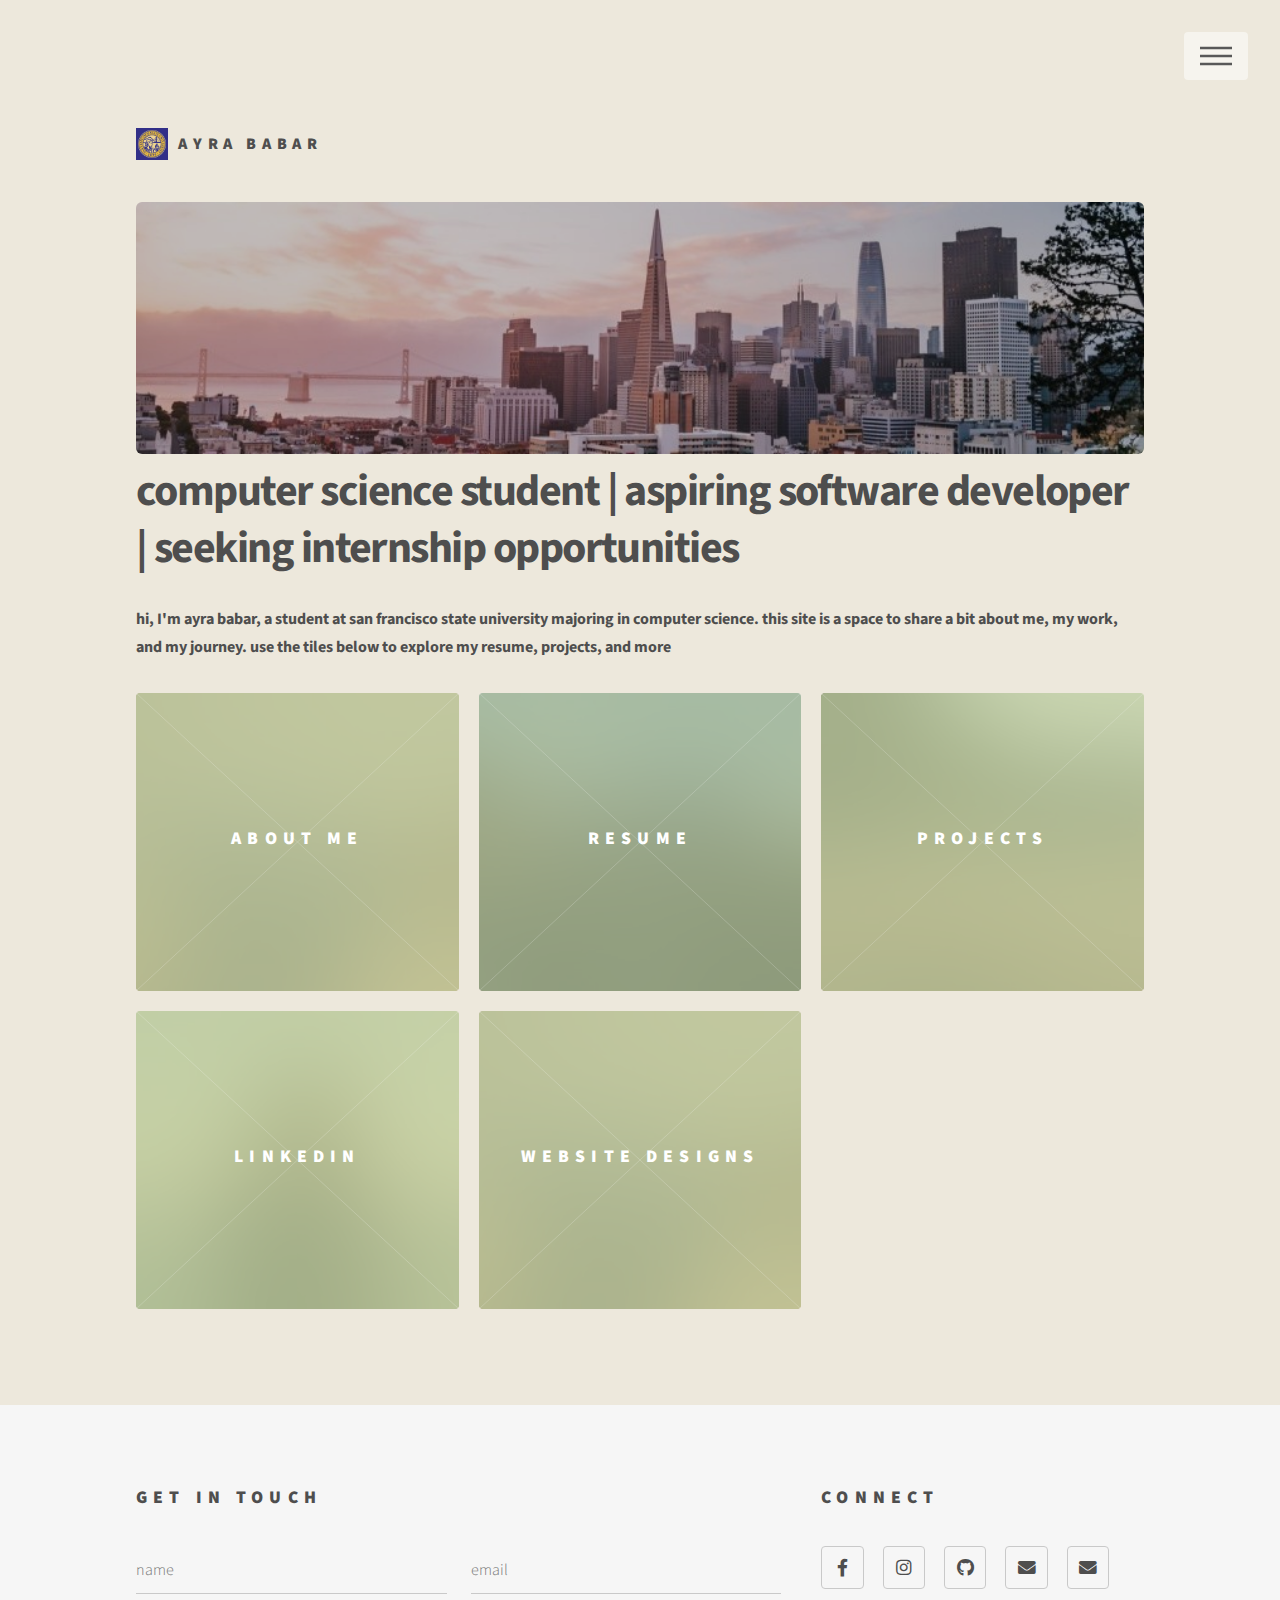
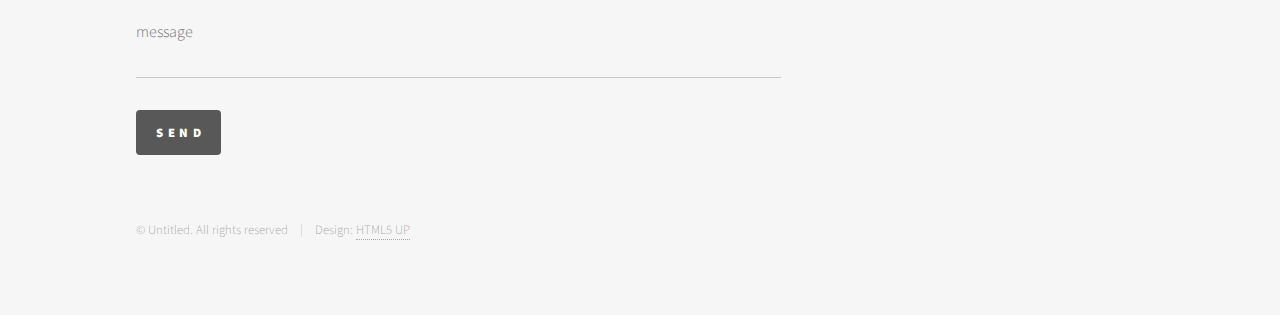
<file: index.html>
<!DOCTYPE HTML>

<html>
	<head>
		<title>ayra-babar.github.io</title>
		<meta charset="utf-8" />
		<meta name="viewport" content="width=device-width, initial-scale=1, user-scalable=no" />
		<link rel="stylesheet" href="assets/css/main.css" />
		<noscript><link rel="stylesheet" href="assets/css/noscript.css" /></noscript>
		<link rel="icon" href="images/IMG_6563.jpg" type="image/jpg">
	</head>
	<body class="is-preload">
		<!-- Wrapper -->
			<div id="wrapper">

				<!-- Header -->
					<header id="header">
						<div class="inner">

							<!-- Logo -->
								<a href="index.html" class="logo">
									<span class="symbol"><img src="images/logo icon.avif" alt="san francisco state university logo" /></span><span class="title">ayra babar</span>
								</a>

							<!-- Nav -->
								<nav>
									<ul>
										<li><a href="#menu">menu</a></li>
									</ul>
								</nav>

						</div>
					</header>

				<!-- Menu -->
					<nav id="menu">
						<h2>menu</h2>
						<ul>
							<li><a href="index.html">home</a></li>
							<li><a href="about-me.html">about me</a></li>
							<li><a href="/assets/Ayra_Babar_Resume.pdf">resume</a></li>
							<li><a href="https://github.com/ayra-babar?tab=repositories">projects</a></li>
							<li><a href="https://linkedin.com/in/ayra-babar/">linkedin</a></li>
							<li><a href="figma-designs.html">figma web designs</a></li>

						</ul>
					</nav>

				<!-- Main -->
					<div id="main">
						<div class="inner">
							<img src="/images/banner.png" alt="image of san francisco city" style="width: 100%; height: auto; filter: brightness(75%); border-radius: 6px;">
							<header>
								<h1>computer science student | aspiring software developer | seeking internship opportunities</a></h1>
								<p>hi, I'm ayra babar, a student at san francisco state university majoring in computer science. this site is a space to share a bit about me, my work, and my journey. use the tiles below to explore my resume, projects, and more</p>
							</header>
							<section class="tiles">
								<article class="style1">
									<span class="image">
										<img src="images/pic01.jpg" alt="background image of option tile"/>
									</span>
									<a href="about-me.html">
										<h2>about me</h2>
										<div class="content">
											<p>get to know me and what I do</p>
										</div>
									</a>
								</article>
								<article class="style2">
									<span class="image">
										<img src="images/pic06.jpg" alt="background image of option tile"/>
									</span>
									<a href="/assets/Ayra_Babar_Resume.pdf" target="_blank">
										<h2>resume</h2>
										<div class="content">
											<p>view a PDF version of my resume</p>
										</div>
									</a>
								</article>
								<article class="style3">
									<span class="image">
										<img src="images/pic10.jpg" alt="background image of option tile"/>
									</span>
									<a href="https://github.com/ayra-babar?tab=repositories" target="_blank">
										<h2>projects</h2>
										<div class="content">
											<p>explore my GitHub projects and code</p>
										</div>
									</a>
								</article>
								<article class="style4">
									<span class="image">
										<img src="images/pic04.jpg" alt="background image of option tile"/>
									</span>
									<a href="https://linkedin.com/in/ayra-babar/" target="_blank">
										<h2>linkedin</h2>
										<div class="content">
											<p>check out my LinkedIn for more about my work and experience</p>
										</div>
									</a>
								</article>
								<article class="style1">
									<span class="image">
										<img src="images/pic01.jpg" alt="background image of option tile"/>
									</span>
									<a href="figma-designs.html">
										<h2>website designs</h2>
										<div class="content">
											<p>check out my figma website designs and mockups</p>
										</div>
									</a>
								</article>
							</section>
						</div>
					</div>

				<!-- Footer -->
					<footer id="footer">
						<div class="inner">
							<section>
								<h2>Get in touch</h2>
								<form method="post" action="https://formspree.io/f/xzzanbly">
									<div class="fields">
										<div class="field half">
											<input type="text" name="name" id="name" placeholder="name" />
										</div>
										<div class="field half">
											<input type="email" name="email" id="email" placeholder="email" />
										</div>
										<div class="field">
											<textarea name="message" id="message" placeholder="message"></textarea>
										</div>
									</div>
									<ul class="actions">
										<li><input type="submit" value="Send" class="primary" /></li>
									</ul>
								</form>
							</section>
							<section>
								<h2>connect</h2>
								<ul class="icons">
									<li><a href="https://www.facebook.com/profile.php?id=100093168857144" title="facebook profile" class="icon brands style2 fa-facebook-f" target="_blank"><span class="label">Facebook</span></a></li>
									<li><a href="https://www.instagram.com/ayra.havbris/" title="instagram profile" class="icon brands style2 fa-instagram" target="_blank"><span class="label">Instagram</span></a></li>
									<li><a href="https://github.com/ayra-babar" title="github profile" class="icon brands style2 fa-github" target="_blank"><span class="label">GitHub</span></a></li>
									<li><a href="mailto:ayra.babar@gmail.com" class="icon solid style2 fa-envelope" title="regular email"><span class="label">email</span></a></li>
									<li><a href="mailto:ababar@sfsu.edu" class="icon solid style2 fa-envelope" title="school email"><span class="label">school email</span></a></li>
								</ul>
							</section>

							<ul class="copyright">
								<li>&copy; Untitled. All rights reserved</li><li>Design: <a href="http://html5up.net">HTML5 UP</a></li>
							</ul>
						</div>
					</footer>

			</div>

		<!-- Scripts -->
			<script src="assets/js/jquery.min.js"></script>
			<script src="assets/js/browser.min.js"></script>
			<script src="assets/js/breakpoints.min.js"></script>
			<script src="assets/js/util.js"></script>
			<script src="assets/js/main.js"></script>

	</body>
</html>
</file>
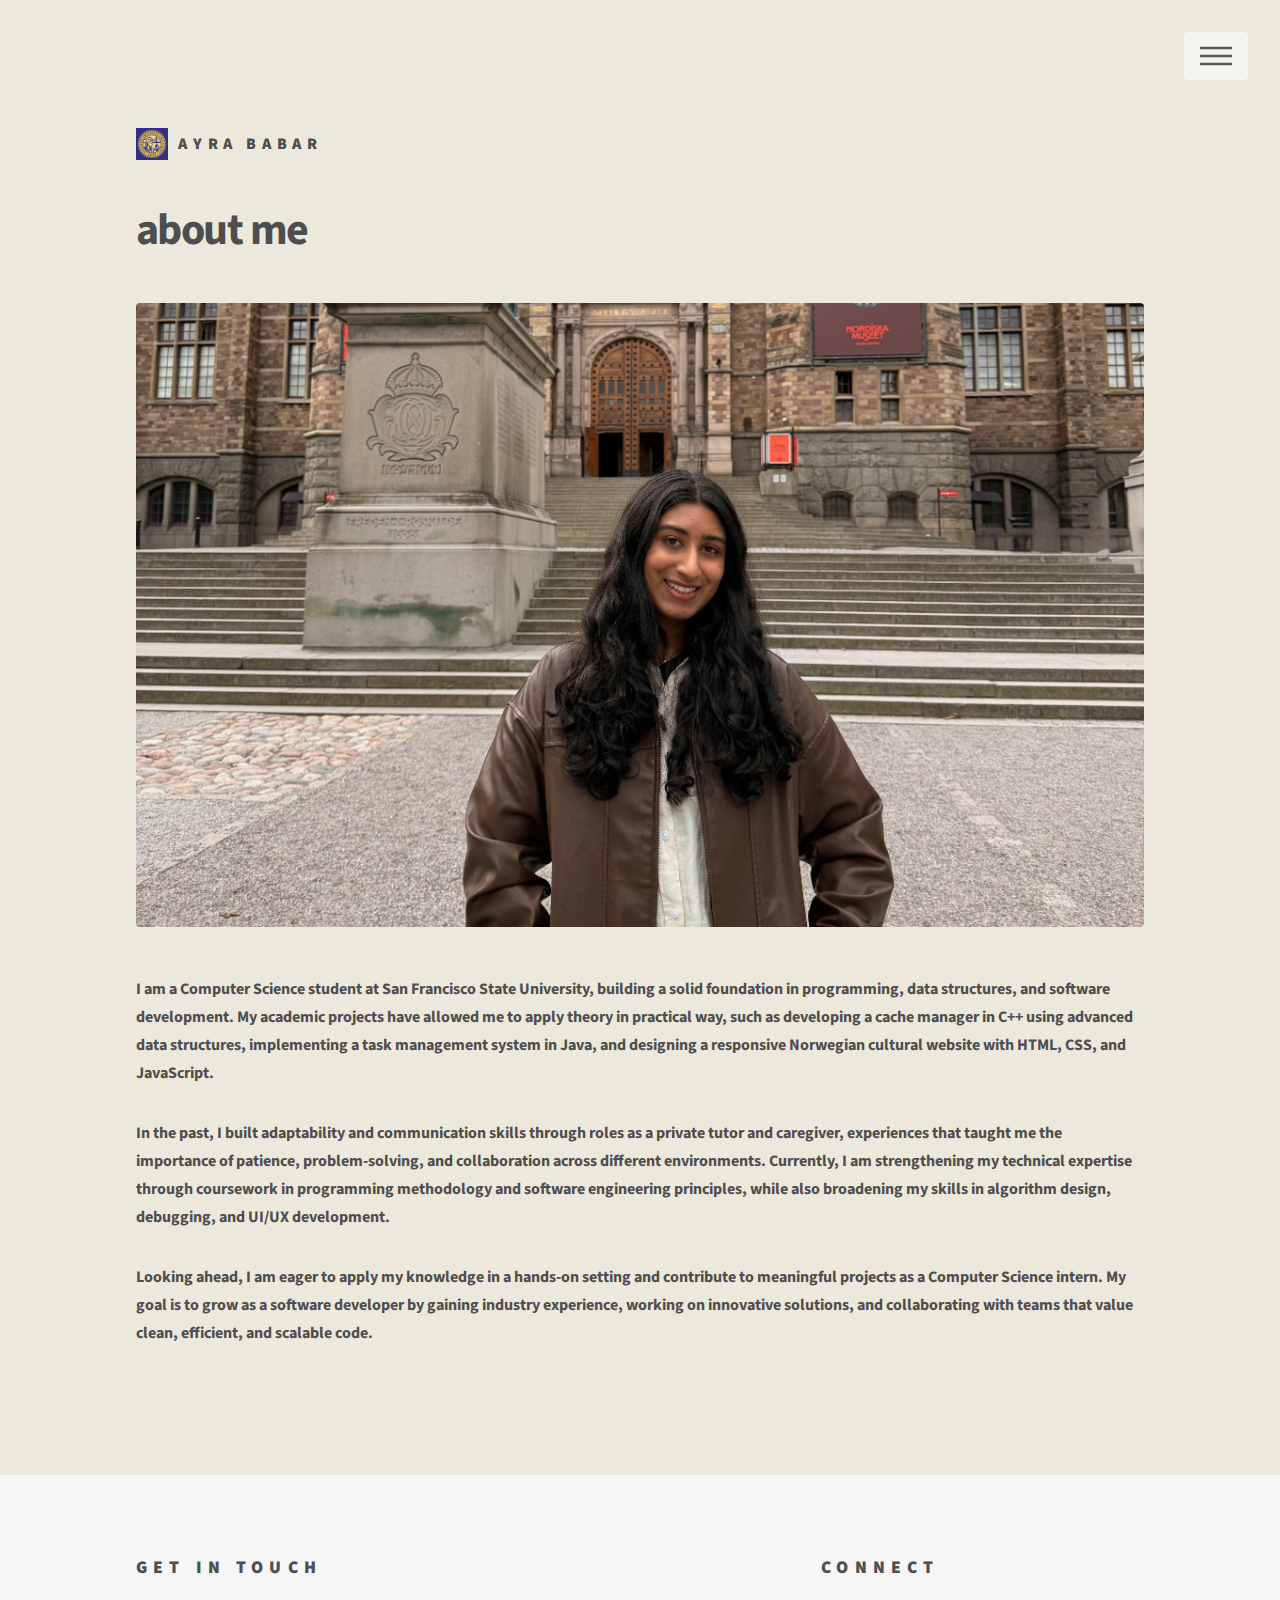
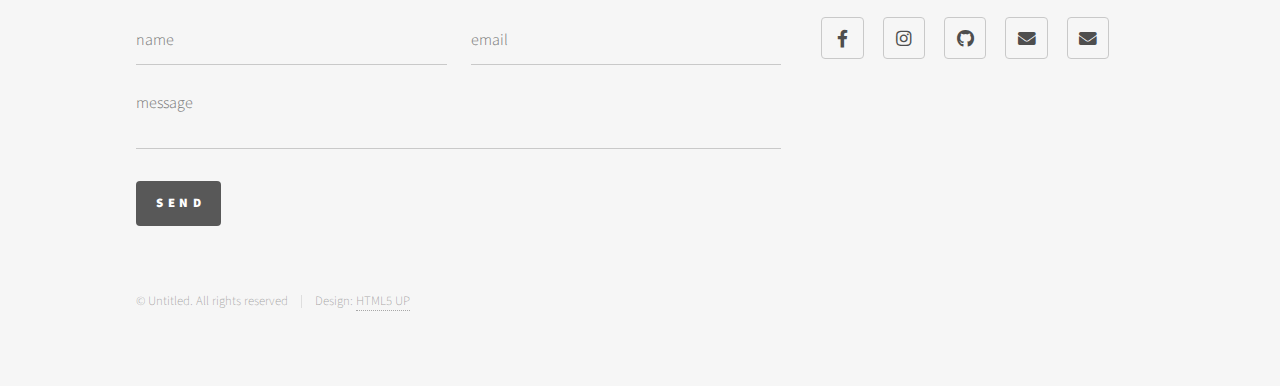
<file: about-me.html>
<!DOCTYPE HTML>
<!--
	Phantom by HTML5 UP
	html5up.net | @ajlkn
	Free for personal and commercial use under the CCA 3.0 license (html5up.net/license)
-->
<html>
	<head>
		<title>ayra-babar.github.io</title>
		<meta charset="utf-8" />
		<meta name="viewport" content="width=device-width, initial-scale=1, user-scalable=no" />
		<link rel="stylesheet" href="assets/css/main.css" />
		<noscript><link rel="stylesheet" href="assets/css/noscript.css" /></noscript>
		<link rel="icon" href="images/IMG_6563.jpg" type="image/jpg">
	</head>
	<body class="is-preload">
		<!-- Wrapper -->
			<div id="wrapper">

				<!-- Header -->
					<header id="header">
						<div class="inner">

							<!-- Logo -->
								<a href="index.html" class="logo">
									<span class="symbol"><img src="images/logo icon.avif" alt="san francisco state university logo" /></span><span class="title">ayra babar</span>
								</a>

							<!-- Nav -->
								<nav>
									<ul>
										<li><a href="#menu">Menu</a></li>
									</ul>
								</nav>

						</div>
					</header>

				<!-- Menu -->
					<nav id="menu">
						<h2>Menu</h2>
						<ul>
							<li><a href="index.html">home</a></li>
							<li><a href="about-me.html">about me</a></li>
							<li><a href="/assets/Ayra_Babar_Resume.pdf" target="_blank">resume</a></li>
							<li><a href="https://github.com/ayra-babar?tab=repositories" target="_blank">projects</a></li>
							<li><a href="https://linkedin.com/in/ayra-babar/" target="_blank">linkedin</a></li>
							<li><a href="figma-designs.html">figma web designs</a></li>

						</ul>
					</nav>

				<!-- Main -->
					<div id="main">
						<div class="inner">
							<h1>about me</h1>
							<span class="image main"><img src="images/IMG_6563 (2).jpg" alt="image of ayra babar"/></span>
							<p>I am a Computer Science student at San Francisco State University, building a solid foundation in programming, data structures, and software development. My academic projects have allowed me to apply theory in practical way, such as developing a cache manager in C++ using advanced data structures, implementing a task management system in Java, and designing a responsive Norwegian cultural website with HTML, CSS, and JavaScript.</p>
							<p>In the past, I built adaptability and communication skills through roles as a private tutor and caregiver, experiences that taught me the importance of patience, problem-solving, and collaboration across different environments. Currently, I am strengthening my technical expertise through coursework in programming methodology and software engineering principles, while also broadening my skills in algorithm design, debugging, and UI/UX development.</p>
							<p>Looking ahead, I am eager to apply my knowledge in a hands-on setting and contribute to meaningful projects as a Computer Science intern. My goal is to grow as a software developer by gaining industry experience, working on innovative solutions, and collaborating with teams that value clean, efficient, and scalable code.</p>
						</div>
					</div>

				<!-- Footer -->
					<footer id="footer">
						<div class="inner">
							<section>
								<h2>Get in touch</h2>
								<form method="post" action="https://formspree.io/f/xzzanbly">
									<div class="fields">
										<div class="field half">
											<input type="text" name="name" id="name" placeholder="name" />
										</div>
										<div class="field half">
											<input type="email" name="email" id="email" placeholder="email" />
										</div>
										<div class="field">
											<textarea name="message" id="message" placeholder="message"></textarea>
										</div>
									</div>
									<ul class="actions">
										<li><input type="submit" value="Send" class="primary" /></li>
									</ul>
								</form>
							</section>
							<section>
								<h2>Connect</h2>
								<ul class="icons">
									<li><a href="https://www.facebook.com/profile.php?id=100093168857144" title="facebook profile" class="icon brands style2 fa-facebook-f" target="_blank"><span class="label">Facebook</span></a></li>
									<li><a href="https://www.instagram.com/ayra.havbris/" title="instagram profile" class="icon brands style2 fa-instagram" target="_blank"><span class="label">Instagram</span></a></li>
									<li><a href="https://github.com/ayra-babar" title="github profile" class="icon brands style2 fa-github" target="_blank"><span class="label">GitHub</span></a></li>
									<li><a href="mailto:ayra.babar@gmail.com" class="icon solid style2 fa-envelope" title="regular email"><span class="label">email</span></a></li>
									<li><a href="mailto:ababar@sfsu.edu" class="icon solid style2 fa-envelope" title="school email"><span class="label">school email</span></a></li>
								</ul>
							</section>
							<ul class="copyright">
								<li>&copy; Untitled. All rights reserved</li><li>Design: <a href="http://html5up.net">HTML5 UP</a></li>
							</ul>
						</div>
					</footer>

			</div>

		<!-- Scripts -->
			<script src="assets/js/jquery.min.js"></script>
			<script src="assets/js/browser.min.js"></script>
			<script src="assets/js/breakpoints.min.js"></script>
			<script src="assets/js/util.js"></script>
			<script src="assets/js/main.js"></script>

	</body>
</html>
</file>
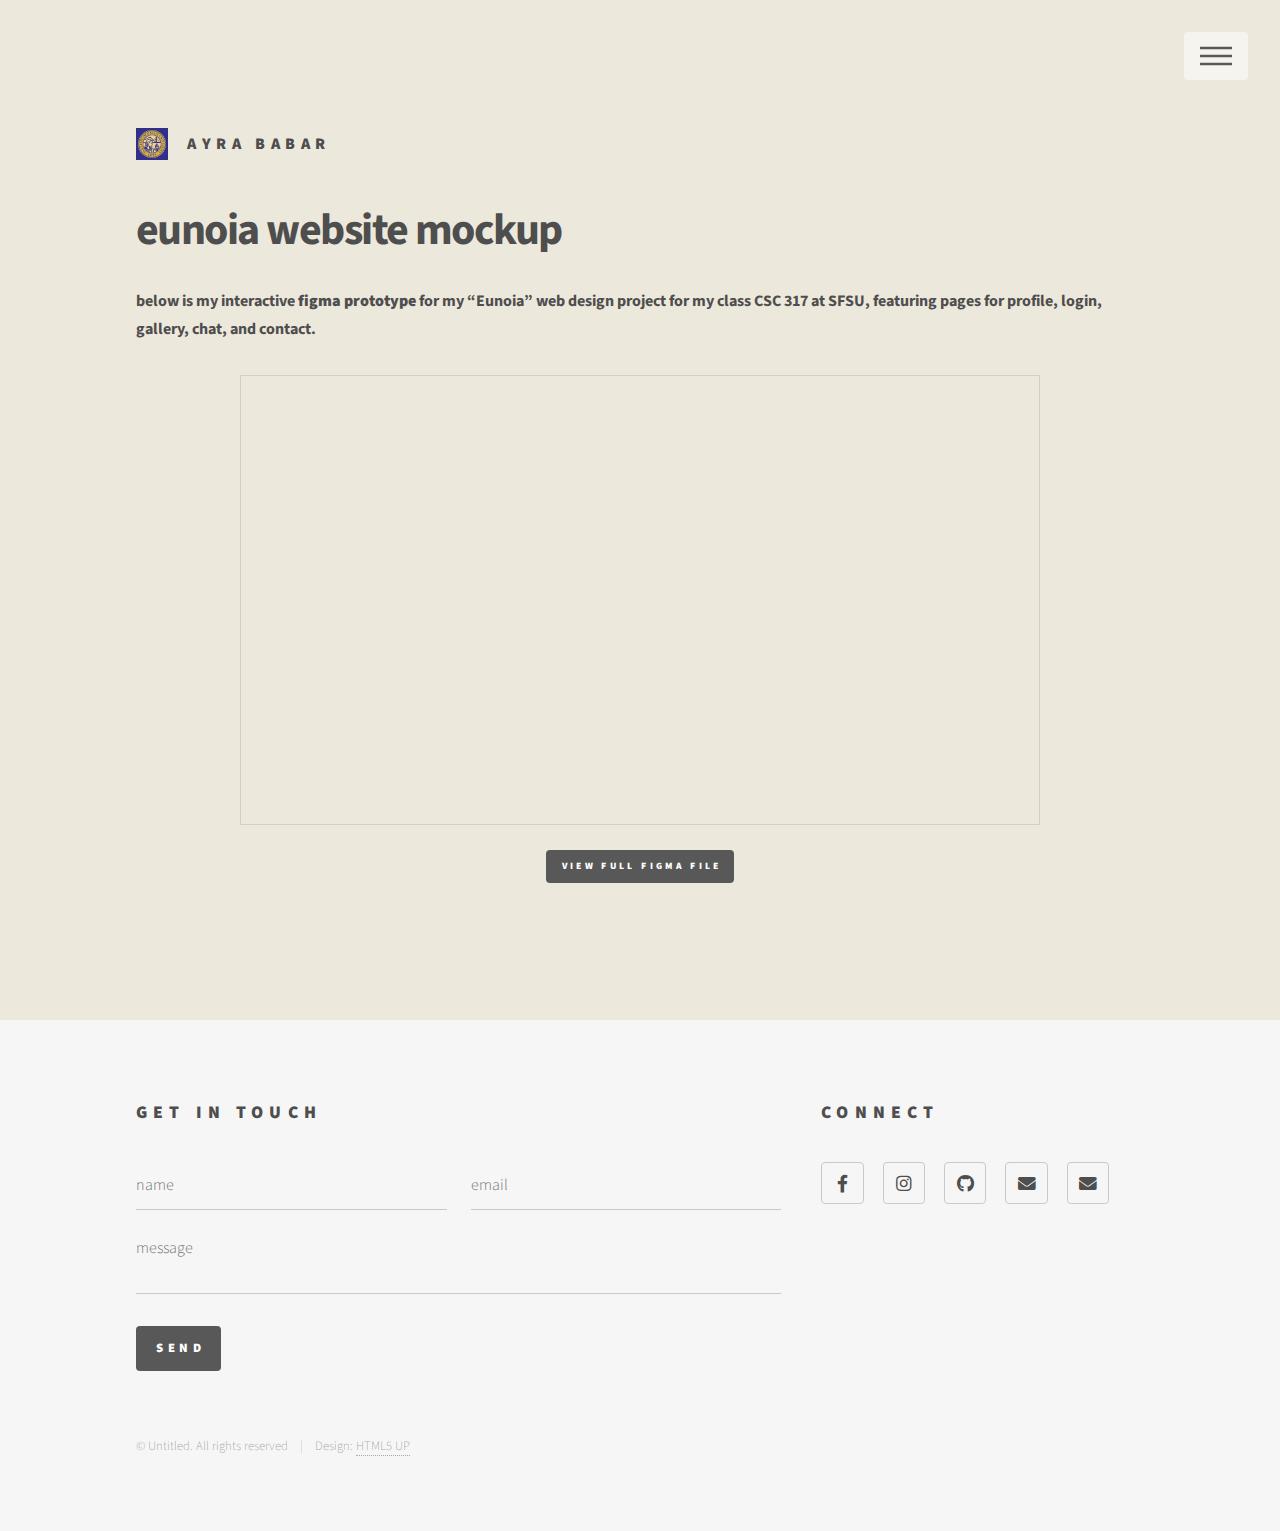
<file: figma-designs.html>
<!DOCTYPE HTML>
<html>
<head>
  <title>Eunoia Website Designs | Ayra Babar</title>
  <meta charset="utf-8" />
  <meta name="viewport" content="width=device-width, initial-scale=1, user-scalable=no" />
  <link rel="stylesheet" href="assets/css/main.css" />
  <noscript><link rel="stylesheet" href="assets/css/noscript.css" /></noscript>
  <link rel="icon" href="images/IMG_6563.jpg" type="image/jpg">
</head>
<body class="is-preload">
  <div id="wrapper">

    <!-- Header -->
    <header id="header">
      <div class="inner">
        <a href="index.html" class="logo">
          <span class="symbol"><img src="images/logo icon.avif" alt="logo" /></span>
          <span class="title">ayra babar</span>
        </a>

        <nav>
			<ul>
				<li><a href="#menu">menu</a></li>
			</ul>
		</nav>
      </div>
    </header>

    <nav id="menu">
		<h2>menu</h2>
		<ul>
		    <li><a href="index.html">home</a></li>
		    <li><a href="about-me.html">about me</a></li>
			<li><a href="/assets/Ayra_Babar_Resume.pdf">resume</a></li>
			<li><a href="https://github.com/ayra-babar?tab=repositories">projects</a></li>
			<li><a href="https://linkedin.com/in/ayra-babar/">linkedin</a></li>
			<li><a href="figma-designs.html">figma web designs</a></li>
		</ul>
	</nav>

    <!-- Main -->
    <div id="main">
      <div class="inner">
        <header>
          <h1>eunoia website mockup</h1>
          <p>below is my interactive <strong>figma prototype</strong> for my “Eunoia” web design project for my class CSC 317 at SFSU, featuring pages for profile, login, gallery, chat, and contact.</p>
        </header>

        <section style="text-align: center; margin-top: 2em;">
          <iframe style="border: 1px solid rgba(0, 0, 0, 0.1);" width="800" height="450" src="https://embed.figma.com/design/V8kFaxNRTQFxh4aw4esiit/eunoia?node-id=0-1&embed-host=share" allowfullscreen>
          </iframe>

          <p style="margin-top: 1em;">
            <a href="https://www.figma.com/design/V8kFaxNRTQFxh4aw4esiit/eunoia?node-id=0-1&t=zxINy6UGXwcaUKzR-1"
               target="_blank"
               class="button primary small">View Full Figma File</a>
          </p>
        </section>
      </div>
    </div>

    <!-- Footer -->
    <!-- Footer -->
	<footer id="footer">
		<div class="inner">
			<section>
				<h2>Get in touch</h2>
				<form method="post" action="https://formspree.io/f/xzzanbly">
					<div class="fields">
                        <div class="field half">
                            <input type="text" name="name" id="name" placeholder="name" />
                        </div>
					    <div class="field half">
						    <input type="email" name="email" id="email" placeholder="email" />
                        </div>
					    <div class="field">
							<textarea name="message" id="message" placeholder="message"></textarea>
						</div>
					</div>
					<ul class="actions">
						<li><input type="submit" value="Send" class="primary" /></li>
					</ul>
				</form>
			</section>
			<section>
				<h2>connect</h2>
					<ul class="icons">
						<li><a href="https://www.facebook.com/profile.php?id=100093168857144" title="facebook profile" class="icon brands style2 fa-facebook-f" target="_blank"><span class="label">Facebook</span></a></li>
						<li><a href="https://www.instagram.com/ayra.havbris/" title="instagram profile" class="icon brands style2 fa-instagram" target="_blank"><span class="label">Instagram</span></a></li>
						<li><a href="https://github.com/ayra-babar" title="github profile" class="icon brands style2 fa-github" target="_blank"><span class="label">GitHub</span></a></li>
						<li><a href="mailto:ayra.babar@gmail.com" class="icon solid style2 fa-envelope" title="regular email"><span class="label">email</span></a></li>
						<li><a href="mailto:ababar@sfsu.edu" class="icon solid style2 fa-envelope" title="school email"><span class="label">school email</span></a></li>
					</ul>
			</section>

            <ul class="copyright">
				<li>&copy; Untitled. All rights reserved</li><li>Design: <a href="http://html5up.net">HTML5 UP</a></li>
			</ul>
		</div>
	</footer>
  </div>

  <!-- Scripts -->
  <script src="assets/js/jquery.min.js"></script>
  <script src="assets/js/browser.min.js"></script>
  <script src="assets/js/breakpoints.min.js"></script>
  <script src="assets/js/util.js"></script>
  <script src="assets/js/main.js"></script>
</body>
</html>
</file>
<file: assets/css/noscript.css>
/*
	Phantom by HTML5 UP
	html5up.net | @ajlkn
	Free for personal and commercial use under the CCA 3.0 license (html5up.net/license)
*/

/* Tiles */

	body.is-preload .tiles article {
		-moz-transform: none;
		-webkit-transform: none;
		-ms-transform: none;
		transform: none;
		opacity: 1;
	}
</file>
<file: assets/css/main.css>
@import url(fontawesome-all.min.css);
@import url("https://fonts.googleapis.com/css?family=Source+Sans+Pro:300,700,900");

/*
	Phantom by HTML5 UP
	html5up.net | @ajlkn
	Free for personal and commercial use under the CCA 3.0 license (html5up.net/license)
*/

html, body, div, span, applet, object,
iframe, h1, h2, h3, h4, h5, h6, p, blockquote,
pre, a, abbr, acronym, address, big, cite,
code, del, dfn, em, img, ins, kbd, q, s, samp,
small, strike, strong, sub, sup, tt, var, b,
u, i, center, dl, dt, dd, ol, ul, li, fieldset,
form, label, legend, table, caption, tbody,
tfoot, thead, tr, th, td, article, aside,
canvas, details, embed, figure, figcaption,
footer, header, hgroup, menu, nav, output, ruby,
section, summary, time, mark, audio, video {
	margin: 0;
	padding: 0;
	border: 0;
	font-size: 100%;
	font: inherit;
	vertical-align: baseline;}

article, aside, details, figcaption, figure,
footer, header, hgroup, menu, nav, section {
	display: block;}

body {
	line-height: 1;
}

ol, ul {
	list-style: none;
}

blockquote, q {
	quotes: none;
}

	blockquote:before, blockquote:after, q:before, q:after {
		content: '';
		content: none;
	}

table {
	border-collapse: collapse;
	border-spacing: 0;
}

body {
	-webkit-text-size-adjust: none;
}

mark {
	background-color: transparent;
	color: inherit;
}

input::-moz-focus-inner {
	border: 0;
	padding: 0;
}

input, select, textarea {
	-moz-appearance: none;
	-webkit-appearance: none;
	-ms-appearance: none;
	appearance: none;
}

/* Basic */

	@-ms-viewport {
		width: device-width;
	}

	body {
		-ms-overflow-style: scrollbar;
	}

	@media screen and (max-width: 480px) {

		html, body {
			min-width: 320px;
		}

	}

	html {
		box-sizing: border-box;
	}

	*, *:before, *:after {
		box-sizing: inherit;
	}

	body {
		background: #ffffff;
	}

		body.is-preload *, body.is-preload *:before, body.is-preload *:after {
			-moz-animation: none !important;
			-webkit-animation: none !important;
			-ms-animation: none !important;
			animation: none !important;
			-moz-transition: none !important;
			-webkit-transition: none !important;
			-ms-transition: none !important;
			transition: none !important;
		}

/* Type */

	body, input, select, textarea {
		color: #4e4e4e;
		font-family: "Source Sans Pro", Helvetica, sans-serif;
		font-size: 16pt;
		font-weight: 300;
		line-height: 1.75;
		background-color: #EDE8DC;
	}

		@media screen and (max-width: 1680px) {

			body, input, select, textarea {
				font-size: 14pt;
			}

		}

		@media screen and (max-width: 1280px) {

			body, input, select, textarea {
				font-size: 12pt;
			}

		}

	a {
		-moz-transition: border-bottom-color 0.2s ease, color 0.2s ease;
		-webkit-transition: border-bottom-color 0.2s ease, color 0.2s ease;
		-ms-transition: border-bottom-color 0.2s ease, color 0.2s ease;
		transition: border-bottom-color 0.2s ease, color 0.2s ease;
		text-decoration: none;
		color: #585858;
		border-bottom: dotted 1px rgba(88, 88, 88, 0.5);
	}

		a:hover {
			border-bottom-color: transparent;
			color: #E7CCCC !important;
		}

	strong, b {
		font-weight: 900;
	}

	em, i {
		font-style: italic;
	}

	p {
		margin: 0 0 2em 0;
		font-weight: bold;
	}

	h1 {
		font-size: 2.75em;
		font-weight: 700;
		line-height: 1.3;
		margin: 0 0 1em 0;
		letter-spacing: -0.035em;
	}

		h1 a {
			color: inherit;
		}

		@media screen and (max-width: 736px) {

			h1 {
				font-size: 2em;
				margin: 0 0 1em 0;
			}

		}

		@media screen and (max-width: 360px) {

			h1 {
				font-size: 1.75em;
			}

		}

	h2, h3, h4, h5, h6 {
		font-weight: 900;
		line-height: 1.5;
		margin: 0 0 2em 0;
		text-transform: uppercase;
		letter-spacing: 0.35em;
	}

		h2 a, h3 a, h4 a, h5 a, h6 a {
			color: inherit;
		}

	h2 {
		font-size: 1.1em;
	}

	h3 {
		font-size: 1em;
	}

	h4 {
		font-size: 0.8em;
	}

	h5 {
		font-size: 0.8em;
	}

	h6 {
		font-size: 0.8em;
	}

	@media screen and (max-width: 980px) {

		h1 br, h2 br, h3 br, h4 br, h5 br, h6 br {
			display: none;
		}

	}

	@media screen and (max-width: 736px) {

		h2 {
			font-size: 1em;
		}

		h3 {
			font-size: 0.8em;
		}

	}

	sub {
		font-size: 0.8em;
		position: relative;
		top: 0.5em;
	}

	sup {
		font-size: 0.8em;
		position: relative;
		top: -0.5em;
	}

	blockquote {
		border-left: solid 4px #c9c9c9;
		font-style: italic;
		margin: 0 0 2em 0;
		padding: 0.5em 0 0.5em 2em;
	}

	code {
		background: rgba(144, 144, 144, 0.075);
		border-radius: 4px;
		border: solid 1px #c9c9c9;
		font-family: "Courier New", monospace;
		font-size: 0.9em;
		margin: 0 0.25em;
		padding: 0.25em 0.65em;
	}

	pre {
		-webkit-overflow-scrolling: touch;
		font-family: "Courier New", monospace;
		font-size: 0.9em;
		margin: 0 0 2em 0;
	}

		pre code {
			display: block;
			line-height: 1.75;
			padding: 1em 1.5em;
			overflow-x: auto;
		}

	hr {
		border: 0;
		border-bottom: solid 1px #c9c9c9;
		margin: 2em 0;
	}

		hr.major {
			margin: 3em 0;
		}

	.align-left {
		text-align: left;
	}

	.align-center {
		text-align: center;
	}

	.align-right {
		text-align: right;
	}

/* Row */

	.row {
		display: flex;
		flex-wrap: wrap;
		box-sizing: border-box;
		align-items: stretch;
	}

		.row > * {
			box-sizing: border-box;
		}

		.row.gtr-uniform > * > :last-child {
			margin-bottom: 0;
		}

		.row.aln-left {
			justify-content: flex-start;
		}

		.row.aln-center {
			justify-content: center;
		}

		.row.aln-right {
			justify-content: flex-end;
		}

		.row.aln-top {
			align-items: flex-start;
		}

		.row.aln-middle {
			align-items: center;
		}

		.row.aln-bottom {
			align-items: flex-end;
		}

		.row > .imp {
			order: -1;
		}

		.row > .col-1 {
			width: 8.33333%;
		}

		.row > .off-1 {
			margin-left: 8.33333%;
		}

		.row > .col-2 {
			width: 16.66667%;
		}

		.row > .off-2 {
			margin-left: 16.66667%;
		}

		.row > .col-3 {
			width: 25%;
		}

		.row > .off-3 {
			margin-left: 25%;
		}

		.row > .col-4 {
			width: 33.33333%;
		}

		.row > .off-4 {
			margin-left: 33.33333%;
		}

		.row > .col-5 {
			width: 41.66667%;
		}

		.row > .off-5 {
			margin-left: 41.66667%;
		}

		.row > .col-6 {
			width: 50%;
		}

		.row > .off-6 {
			margin-left: 50%;
		}

		.row > .col-7 {
			width: 58.33333%;
		}

		.row > .off-7 {
			margin-left: 58.33333%;
		}

		.row > .col-8 {
			width: 66.66667%;
		}

		.row > .off-8 {
			margin-left: 66.66667%;
		}

		.row > .col-9 {
			width: 75%;
		}

		.row > .off-9 {
			margin-left: 75%;
		}

		.row > .col-10 {
			width: 83.33333%;
		}

		.row > .off-10 {
			margin-left: 83.33333%;
		}

		.row > .col-11 {
			width: 91.66667%;
		}

		.row > .off-11 {
			margin-left: 91.66667%;
		}

		.row > .col-12 {
			width: 100%;
		}

		.row > .off-12 {
			margin-left: 100%;
		}

		.row.gtr-0 {
			margin-top: 0;
			margin-left: 0em;
		}

			.row.gtr-0 > * {
				padding: 0 0 0 0em;
			}

			.row.gtr-0.gtr-uniform {
				margin-top: 0em;
			}

				.row.gtr-0.gtr-uniform > * {
					padding-top: 0em;
				}

		.row.gtr-25 {
			margin-top: 0;
			margin-left: -0.5em;
		}

			.row.gtr-25 > * {
				padding: 0 0 0 0.5em;
			}

			.row.gtr-25.gtr-uniform {
				margin-top: -0.5em;
			}

				.row.gtr-25.gtr-uniform > * {
					padding-top: 0.5em;
				}

		.row.gtr-50 {
			margin-top: 0;
			margin-left: -1em;
		}

			.row.gtr-50 > * {
				padding: 0 0 0 1em;
			}

			.row.gtr-50.gtr-uniform {
				margin-top: -1em;
			}

				.row.gtr-50.gtr-uniform > * {
					padding-top: 1em;
				}

		.row {
			margin-top: 0;
			margin-left: -2em;
		}

			.row > * {
				padding: 0 0 0 2em;
			}

			.row.gtr-uniform {
				margin-top: -2em;
			}

				.row.gtr-uniform > * {
					padding-top: 2em;
				}

		.row.gtr-150 {
			margin-top: 0;
			margin-left: -3em;
		}

			.row.gtr-150 > * {
				padding: 0 0 0 3em;
			}

			.row.gtr-150.gtr-uniform {
				margin-top: -3em;
			}

				.row.gtr-150.gtr-uniform > * {
					padding-top: 3em;
				}

		.row.gtr-200 {
			margin-top: 0;
			margin-left: -4em;
		}

			.row.gtr-200 > * {
				padding: 0 0 0 4em;
			}

			.row.gtr-200.gtr-uniform {
				margin-top: -4em;
			}

				.row.gtr-200.gtr-uniform > * {
					padding-top: 4em;
				}

		@media screen and (max-width: 1680px) {

			.row {
				display: flex;
				flex-wrap: wrap;
				box-sizing: border-box;
				align-items: stretch;
			}

				.row > * {
					box-sizing: border-box;
				}

				.row.gtr-uniform > * > :last-child {
					margin-bottom: 0;
				}

				.row.aln-left {
					justify-content: flex-start;
				}

				.row.aln-center {
					justify-content: center;
				}

				.row.aln-right {
					justify-content: flex-end;
				}

				.row.aln-top {
					align-items: flex-start;
				}

				.row.aln-middle {
					align-items: center;
				}

				.row.aln-bottom {
					align-items: flex-end;
				}

				.row > .imp-xlarge {
					order: -1;
				}

				.row > .col-1-xlarge {
					width: 8.33333%;
				}

				.row > .off-1-xlarge {
					margin-left: 8.33333%;
				}

				.row > .col-2-xlarge {
					width: 16.66667%;
				}

				.row > .off-2-xlarge {
					margin-left: 16.66667%;
				}

				.row > .col-3-xlarge {
					width: 25%;
				}

				.row > .off-3-xlarge {
					margin-left: 25%;
				}

				.row > .col-4-xlarge {
					width: 33.33333%;
				}

				.row > .off-4-xlarge {
					margin-left: 33.33333%;
				}

				.row > .col-5-xlarge {
					width: 41.66667%;
				}

				.row > .off-5-xlarge {
					margin-left: 41.66667%;
				}

				.row > .col-6-xlarge {
					width: 50%;
				}

				.row > .off-6-xlarge {
					margin-left: 50%;
				}

				.row > .col-7-xlarge {
					width: 58.33333%;
				}

				.row > .off-7-xlarge {
					margin-left: 58.33333%;
				}

				.row > .col-8-xlarge {
					width: 66.66667%;
				}

				.row > .off-8-xlarge {
					margin-left: 66.66667%;
				}

				.row > .col-9-xlarge {
					width: 75%;
				}

				.row > .off-9-xlarge {
					margin-left: 75%;
				}

				.row > .col-10-xlarge {
					width: 83.33333%;
				}

				.row > .off-10-xlarge {
					margin-left: 83.33333%;
				}

				.row > .col-11-xlarge {
					width: 91.66667%;
				}

				.row > .off-11-xlarge {
					margin-left: 91.66667%;
				}

				.row > .col-12-xlarge {
					width: 100%;
				}

				.row > .off-12-xlarge {
					margin-left: 100%;
				}

				.row.gtr-0 {
					margin-top: 0;
					margin-left: 0em;
				}

					.row.gtr-0 > * {
						padding: 0 0 0 0em;
					}

					.row.gtr-0.gtr-uniform {
						margin-top: 0em;
					}

						.row.gtr-0.gtr-uniform > * {
							padding-top: 0em;
						}

				.row.gtr-25 {
					margin-top: 0;
					margin-left: -0.5em;
				}

					.row.gtr-25 > * {
						padding: 0 0 0 0.5em;
					}

					.row.gtr-25.gtr-uniform {
						margin-top: -0.5em;
					}

						.row.gtr-25.gtr-uniform > * {
							padding-top: 0.5em;
						}

				.row.gtr-50 {
					margin-top: 0;
					margin-left: -1em;
				}

					.row.gtr-50 > * {
						padding: 0 0 0 1em;
					}

					.row.gtr-50.gtr-uniform {
						margin-top: -1em;
					}

						.row.gtr-50.gtr-uniform > * {
							padding-top: 1em;
						}

				.row {
					margin-top: 0;
					margin-left: -2em;
				}

					.row > * {
						padding: 0 0 0 2em;
					}

					.row.gtr-uniform {
						margin-top: -2em;
					}

						.row.gtr-uniform > * {
							padding-top: 2em;
						}

				.row.gtr-150 {
					margin-top: 0;
					margin-left: -3em;
				}

					.row.gtr-150 > * {
						padding: 0 0 0 3em;
					}

					.row.gtr-150.gtr-uniform {
						margin-top: -3em;
					}

						.row.gtr-150.gtr-uniform > * {
							padding-top: 3em;
						}

				.row.gtr-200 {
					margin-top: 0;
					margin-left: -4em;
				}

					.row.gtr-200 > * {
						padding: 0 0 0 4em;
					}

					.row.gtr-200.gtr-uniform {
						margin-top: -4em;
					}

						.row.gtr-200.gtr-uniform > * {
							padding-top: 4em;
						}

		}

		@media screen and (max-width: 1280px) {

			.row {
				display: flex;
				flex-wrap: wrap;
				box-sizing: border-box;
				align-items: stretch;
			}

				.row > * {
					box-sizing: border-box;
				}

				.row.gtr-uniform > * > :last-child {
					margin-bottom: 0;
				}

				.row.aln-left {
					justify-content: flex-start;
				}

				.row.aln-center {
					justify-content: center;
				}

				.row.aln-right {
					justify-content: flex-end;
				}

				.row.aln-top {
					align-items: flex-start;
				}

				.row.aln-middle {
					align-items: center;
				}

				.row.aln-bottom {
					align-items: flex-end;
				}

				.row > .imp-large {
					order: -1;
				}

				.row > .col-1-large {
					width: 8.33333%;
				}

				.row > .off-1-large {
					margin-left: 8.33333%;
				}

				.row > .col-2-large {
					width: 16.66667%;
				}

				.row > .off-2-large {
					margin-left: 16.66667%;
				}

				.row > .col-3-large {
					width: 25%;
				}

				.row > .off-3-large {
					margin-left: 25%;
				}

				.row > .col-4-large {
					width: 33.33333%;
				}

				.row > .off-4-large {
					margin-left: 33.33333%;
				}

				.row > .col-5-large {
					width: 41.66667%;
				}

				.row > .off-5-large {
					margin-left: 41.66667%;
				}

				.row > .col-6-large {
					width: 50%;
				}

				.row > .off-6-large {
					margin-left: 50%;
				}

				.row > .col-7-large {
					width: 58.33333%;
				}

				.row > .off-7-large {
					margin-left: 58.33333%;
				}

				.row > .col-8-large {
					width: 66.66667%;
				}

				.row > .off-8-large {
					margin-left: 66.66667%;
				}

				.row > .col-9-large {
					width: 75%;
				}

				.row > .off-9-large {
					margin-left: 75%;
				}

				.row > .col-10-large {
					width: 83.33333%;
				}

				.row > .off-10-large {
					margin-left: 83.33333%;
				}

				.row > .col-11-large {
					width: 91.66667%;
				}

				.row > .off-11-large {
					margin-left: 91.66667%;
				}

				.row > .col-12-large {
					width: 100%;
				}

				.row > .off-12-large {
					margin-left: 100%;
				}

				.row.gtr-0 {
					margin-top: 0;
					margin-left: 0em;
				}

					.row.gtr-0 > * {
						padding: 0 0 0 0em;
					}

					.row.gtr-0.gtr-uniform {
						margin-top: 0em;
					}

						.row.gtr-0.gtr-uniform > * {
							padding-top: 0em;
						}

				.row.gtr-25 {
					margin-top: 0;
					margin-left: -0.5em;
				}

					.row.gtr-25 > * {
						padding: 0 0 0 0.5em;
					}

					.row.gtr-25.gtr-uniform {
						margin-top: -0.5em;
					}

						.row.gtr-25.gtr-uniform > * {
							padding-top: 0.5em;
						}

				.row.gtr-50 {
					margin-top: 0;
					margin-left: -1em;
				}

					.row.gtr-50 > * {
						padding: 0 0 0 1em;
					}

					.row.gtr-50.gtr-uniform {
						margin-top: -1em;
					}

						.row.gtr-50.gtr-uniform > * {
							padding-top: 1em;
						}

				.row {
					margin-top: 0;
					margin-left: -2em;
				}

					.row > * {
						padding: 0 0 0 2em;
					}

					.row.gtr-uniform {
						margin-top: -2em;
					}

						.row.gtr-uniform > * {
							padding-top: 2em;
						}

				.row.gtr-150 {
					margin-top: 0;
					margin-left: -3em;
				}

					.row.gtr-150 > * {
						padding: 0 0 0 3em;
					}

					.row.gtr-150.gtr-uniform {
						margin-top: -3em;
					}

						.row.gtr-150.gtr-uniform > * {
							padding-top: 3em;
						}

				.row.gtr-200 {
					margin-top: 0;
					margin-left: -4em;
				}

					.row.gtr-200 > * {
						padding: 0 0 0 4em;
					}

					.row.gtr-200.gtr-uniform {
						margin-top: -4em;
					}

						.row.gtr-200.gtr-uniform > * {
							padding-top: 4em;
						}

		}

		@media screen and (max-width: 980px) {

			.row {
				display: flex;
				flex-wrap: wrap;
				box-sizing: border-box;
				align-items: stretch;
			}

				.row > * {
					box-sizing: border-box;
				}

				.row.gtr-uniform > * > :last-child {
					margin-bottom: 0;
				}

				.row.aln-left {
					justify-content: flex-start;
				}

				.row.aln-center {
					justify-content: center;
				}

				.row.aln-right {
					justify-content: flex-end;
				}

				.row.aln-top {
					align-items: flex-start;
				}

				.row.aln-middle {
					align-items: center;
				}

				.row.aln-bottom {
					align-items: flex-end;
				}

				.row > .imp-medium {
					order: -1;
				}

				.row > .col-1-medium {
					width: 8.33333%;
				}

				.row > .off-1-medium {
					margin-left: 8.33333%;
				}

				.row > .col-2-medium {
					width: 16.66667%;
				}

				.row > .off-2-medium {
					margin-left: 16.66667%;
				}

				.row > .col-3-medium {
					width: 25%;
				}

				.row > .off-3-medium {
					margin-left: 25%;
				}

				.row > .col-4-medium {
					width: 33.33333%;
				}

				.row > .off-4-medium {
					margin-left: 33.33333%;
				}

				.row > .col-5-medium {
					width: 41.66667%;
				}

				.row > .off-5-medium {
					margin-left: 41.66667%;
				}

				.row > .col-6-medium {
					width: 50%;
				}

				.row > .off-6-medium {
					margin-left: 50%;
				}

				.row > .col-7-medium {
					width: 58.33333%;
				}

				.row > .off-7-medium {
					margin-left: 58.33333%;
				}

				.row > .col-8-medium {
					width: 66.66667%;
				}

				.row > .off-8-medium {
					margin-left: 66.66667%;
				}

				.row > .col-9-medium {
					width: 75%;
				}

				.row > .off-9-medium {
					margin-left: 75%;
				}

				.row > .col-10-medium {
					width: 83.33333%;
				}

				.row > .off-10-medium {
					margin-left: 83.33333%;
				}

				.row > .col-11-medium {
					width: 91.66667%;
				}

				.row > .off-11-medium {
					margin-left: 91.66667%;
				}

				.row > .col-12-medium {
					width: 100%;
				}

				.row > .off-12-medium {
					margin-left: 100%;
				}

				.row.gtr-0 {
					margin-top: 0;
					margin-left: 0em;
				}

					.row.gtr-0 > * {
						padding: 0 0 0 0em;
					}

					.row.gtr-0.gtr-uniform {
						margin-top: 0em;
					}

						.row.gtr-0.gtr-uniform > * {
							padding-top: 0em;
						}

				.row.gtr-25 {
					margin-top: 0;
					margin-left: -0.375em;
				}

					.row.gtr-25 > * {
						padding: 0 0 0 0.375em;
					}

					.row.gtr-25.gtr-uniform {
						margin-top: -0.375em;
					}

						.row.gtr-25.gtr-uniform > * {
							padding-top: 0.375em;
						}

				.row.gtr-50 {
					margin-top: 0;
					margin-left: -0.75em;
				}

					.row.gtr-50 > * {
						padding: 0 0 0 0.75em;
					}

					.row.gtr-50.gtr-uniform {
						margin-top: -0.75em;
					}

						.row.gtr-50.gtr-uniform > * {
							padding-top: 0.75em;
						}

				.row {
					margin-top: 0;
					margin-left: -1.5em;
				}

					.row > * {
						padding: 0 0 0 1.5em;
					}

					.row.gtr-uniform {
						margin-top: -1.5em;
					}

						.row.gtr-uniform > * {
							padding-top: 1.5em;
						}

				.row.gtr-150 {
					margin-top: 0;
					margin-left: -2.25em;
				}

					.row.gtr-150 > * {
						padding: 0 0 0 2.25em;
					}

					.row.gtr-150.gtr-uniform {
						margin-top: -2.25em;
					}

						.row.gtr-150.gtr-uniform > * {
							padding-top: 2.25em;
						}

				.row.gtr-200 {
					margin-top: 0;
					margin-left: -3em;
				}

					.row.gtr-200 > * {
						padding: 0 0 0 3em;
					}

					.row.gtr-200.gtr-uniform {
						margin-top: -3em;
					}

						.row.gtr-200.gtr-uniform > * {
							padding-top: 3em;
						}

		}

		@media screen and (max-width: 736px) {

			.row {
				display: flex;
				flex-wrap: wrap;
				box-sizing: border-box;
				align-items: stretch;
			}

				.row > * {
					box-sizing: border-box;
				}

				.row.gtr-uniform > * > :last-child {
					margin-bottom: 0;
				}

				.row.aln-left {
					justify-content: flex-start;
				}

				.row.aln-center {
					justify-content: center;
				}

				.row.aln-right {
					justify-content: flex-end;
				}

				.row.aln-top {
					align-items: flex-start;
				}

				.row.aln-middle {
					align-items: center;
				}

				.row.aln-bottom {
					align-items: flex-end;
				}

				.row > .imp-small {
					order: -1;
				}

				.row > .col-1-small {
					width: 8.33333%;
				}

				.row > .off-1-small {
					margin-left: 8.33333%;
				}

				.row > .col-2-small {
					width: 16.66667%;
				}

				.row > .off-2-small {
					margin-left: 16.66667%;
				}

				.row > .col-3-small {
					width: 25%;
				}

				.row > .off-3-small {
					margin-left: 25%;
				}

				.row > .col-4-small {
					width: 33.33333%;
				}

				.row > .off-4-small {
					margin-left: 33.33333%;
				}

				.row > .col-5-small {
					width: 41.66667%;
				}

				.row > .off-5-small {
					margin-left: 41.66667%;
				}

				.row > .col-6-small {
					width: 50%;
				}

				.row > .off-6-small {
					margin-left: 50%;
				}

				.row > .col-7-small {
					width: 58.33333%;
				}

				.row > .off-7-small {
					margin-left: 58.33333%;
				}

				.row > .col-8-small {
					width: 66.66667%;
				}

				.row > .off-8-small {
					margin-left: 66.66667%;
				}

				.row > .col-9-small {
					width: 75%;
				}

				.row > .off-9-small {
					margin-left: 75%;
				}

				.row > .col-10-small {
					width: 83.33333%;
				}

				.row > .off-10-small {
					margin-left: 83.33333%;
				}

				.row > .col-11-small {
					width: 91.66667%;
				}

				.row > .off-11-small {
					margin-left: 91.66667%;
				}

				.row > .col-12-small {
					width: 100%;
				}

				.row > .off-12-small {
					margin-left: 100%;
				}

				.row.gtr-0 {
					margin-top: 0;
					margin-left: 0em;
				}

					.row.gtr-0 > * {
						padding: 0 0 0 0em;
					}

					.row.gtr-0.gtr-uniform {
						margin-top: 0em;
					}

						.row.gtr-0.gtr-uniform > * {
							padding-top: 0em;
						}

				.row.gtr-25 {
					margin-top: 0;
					margin-left: -0.25em;
				}

					.row.gtr-25 > * {
						padding: 0 0 0 0.25em;
					}

					.row.gtr-25.gtr-uniform {
						margin-top: -0.25em;
					}

						.row.gtr-25.gtr-uniform > * {
							padding-top: 0.25em;
						}

				.row.gtr-50 {
					margin-top: 0;
					margin-left: -0.5em;
				}

					.row.gtr-50 > * {
						padding: 0 0 0 0.5em;
					}

					.row.gtr-50.gtr-uniform {
						margin-top: -0.5em;
					}

						.row.gtr-50.gtr-uniform > * {
							padding-top: 0.5em;
						}

				.row {
					margin-top: 0;
					margin-left: -1em;
				}

					.row > * {
						padding: 0 0 0 1em;
					}

					.row.gtr-uniform {
						margin-top: -1em;
					}

						.row.gtr-uniform > * {
							padding-top: 1em;
						}

				.row.gtr-150 {
					margin-top: 0;
					margin-left: -1.5em;
				}

					.row.gtr-150 > * {
						padding: 0 0 0 1.5em;
					}

					.row.gtr-150.gtr-uniform {
						margin-top: -1.5em;
					}

						.row.gtr-150.gtr-uniform > * {
							padding-top: 1.5em;
						}

				.row.gtr-200 {
					margin-top: 0;
					margin-left: -2em;
				}

					.row.gtr-200 > * {
						padding: 0 0 0 2em;
					}

					.row.gtr-200.gtr-uniform {
						margin-top: -2em;
					}

						.row.gtr-200.gtr-uniform > * {
							padding-top: 2em;
						}

		}

		@media screen and (max-width: 480px) {

			.row {
				display: flex;
				flex-wrap: wrap;
				box-sizing: border-box;
				align-items: stretch;
			}

				.row > * {
					box-sizing: border-box;
				}

				.row.gtr-uniform > * > :last-child {
					margin-bottom: 0;
				}

				.row.aln-left {
					justify-content: flex-start;
				}

				.row.aln-center {
					justify-content: center;
				}

				.row.aln-right {
					justify-content: flex-end;
				}

				.row.aln-top {
					align-items: flex-start;
				}

				.row.aln-middle {
					align-items: center;
				}

				.row.aln-bottom {
					align-items: flex-end;
				}

				.row > .imp-xsmall {
					order: -1;
				}

				.row > .col-1-xsmall {
					width: 8.33333%;
				}

				.row > .off-1-xsmall {
					margin-left: 8.33333%;
				}

				.row > .col-2-xsmall {
					width: 16.66667%;
				}

				.row > .off-2-xsmall {
					margin-left: 16.66667%;
				}

				.row > .col-3-xsmall {
					width: 25%;
				}

				.row > .off-3-xsmall {
					margin-left: 25%;
				}

				.row > .col-4-xsmall {
					width: 33.33333%;
				}

				.row > .off-4-xsmall {
					margin-left: 33.33333%;
				}

				.row > .col-5-xsmall {
					width: 41.66667%;
				}

				.row > .off-5-xsmall {
					margin-left: 41.66667%;
				}

				.row > .col-6-xsmall {
					width: 50%;
				}

				.row > .off-6-xsmall {
					margin-left: 50%;
				}

				.row > .col-7-xsmall {
					width: 58.33333%;
				}

				.row > .off-7-xsmall {
					margin-left: 58.33333%;
				}

				.row > .col-8-xsmall {
					width: 66.66667%;
				}

				.row > .off-8-xsmall {
					margin-left: 66.66667%;
				}

				.row > .col-9-xsmall {
					width: 75%;
				}

				.row > .off-9-xsmall {
					margin-left: 75%;
				}

				.row > .col-10-xsmall {
					width: 83.33333%;
				}

				.row > .off-10-xsmall {
					margin-left: 83.33333%;
				}

				.row > .col-11-xsmall {
					width: 91.66667%;
				}

				.row > .off-11-xsmall {
					margin-left: 91.66667%;
				}

				.row > .col-12-xsmall {
					width: 100%;
				}

				.row > .off-12-xsmall {
					margin-left: 100%;
				}

				.row.gtr-0 {
					margin-top: 0;
					margin-left: 0em;
				}

					.row.gtr-0 > * {
						padding: 0 0 0 0em;
					}

					.row.gtr-0.gtr-uniform {
						margin-top: 0em;
					}

						.row.gtr-0.gtr-uniform > * {
							padding-top: 0em;
						}

				.row.gtr-25 {
					margin-top: 0;
					margin-left: -0.25em;
				}

					.row.gtr-25 > * {
						padding: 0 0 0 0.25em;
					}

					.row.gtr-25.gtr-uniform {
						margin-top: -0.25em;
					}

						.row.gtr-25.gtr-uniform > * {
							padding-top: 0.25em;
						}

				.row.gtr-50 {
					margin-top: 0;
					margin-left: -0.5em;
				}
					.row.gtr-50 > * {
						padding: 0 0 0 0.5em;
					}

					.row.gtr-50.gtr-uniform {
						margin-top: -0.5em;
					}

						.row.gtr-50.gtr-uniform > * {
							padding-top: 0.5em;
						}

				.row {
					margin-top: 0;
					margin-left: -1em;
				}

					.row > * {
						padding: 0 0 0 1em;
					}

					.row.gtr-uniform {
						margin-top: -1em;
					}

						.row.gtr-uniform > * {
							padding-top: 1em;
						}

				.row.gtr-150 {
					margin-top: 0;
					margin-left: -1.5em;
				}

					.row.gtr-150 > * {
						padding: 0 0 0 1.5em;
					}

					.row.gtr-150.gtr-uniform {
						margin-top: -1.5em;
					}

						.row.gtr-150.gtr-uniform > * {
							padding-top: 1.5em;
						}

				.row.gtr-200 {
					margin-top: 0;
					margin-left: -2em;
				}

					.row.gtr-200 > * {
						padding: 0 0 0 2em;
					}

					.row.gtr-200.gtr-uniform {
						margin-top: -2em;
					}

						.row.gtr-200.gtr-uniform > * {
							padding-top: 2em;
						}

		}

/* Section/Article */

	section.special, article.special {
		text-align: center;
	}

	header p {
		margin-top: -1em;
	}

	@media screen and (max-width: 736px) {

		header p {
			margin-top: 0;
		}

	}

/* Icon */

	.icon {
		text-decoration: none;
		border-bottom: none;
		position: relative;
	}

		.icon:before {
			-moz-osx-font-smoothing: grayscale;
			-webkit-font-smoothing: antialiased;
			display: inline-block;
			font-style: normal;
			font-variant: normal;
			text-rendering: auto;
			line-height: 1;
			text-transform: none !important;
			font-family: 'Font Awesome 5 Free';
			font-weight: 400;
		}

		.icon > .label {
			display: none;
		}

		.icon:before {
			line-height: inherit;
		}

		.icon.solid:before {
			font-weight: 900;
		}

		.icon.brands:before {
			font-family: 'Font Awesome 5 Brands';
		}

		.icon.style2 {
			-moz-transition: background-color 0.2s ease-in-out, color 0.2s ease-in-out, border-color 0.2s ease-in-out;
			-webkit-transition: background-color 0.2s ease-in-out, color 0.2s ease-in-out, border-color 0.2s ease-in-out;
			-ms-transition: background-color 0.2s ease-in-out, color 0.2s ease-in-out, border-color 0.2s ease-in-out;
			transition: background-color 0.2s ease-in-out, color 0.2s ease-in-out, border-color 0.2s ease-in-out;
			background-color: transparent;
			border: solid 1px #c9c9c9;
			border-radius: 4px;
			width: 2.65em;
			height: 2.65em;
			display: inline-block;
			text-align: center;
			line-height: 2.65em;
			color: inherit;
		}

			.icon.style2:before {
				font-size: 1.1em;
			}

			.icon.style2:hover {
				color: #E7CCCC;
				border-color: #E7CCCC;
			}

			.icon.style2:active {
				background-color: rgba(242, 132, 158, 0.1);
			}

/* List */

	ol {
		list-style: decimal;
		margin: 0 0 2em 0;
		padding-left: 1.25em;
	}

		ol li {
			padding-left: 0.25em;
		}

	ul {
		list-style: disc;
		margin: 0 0 2em 0;
		padding-left: 1em;
	}

		ul li {
			padding-left: 0.5em;
		}

		ul.alt {
			list-style: none;
			padding-left: 0;
		}

			ul.alt li {
				border-top: solid 1px #c9c9c9;
				padding: 0.5em 0;
			}

				ul.alt li:first-child {
					border-top: 0;
					padding-top: 0;
				}

	dl {
		margin: 0 0 2em 0;
	}

		dl dt {
			display: block;
			font-weight: 900;
			margin: 0 0 1em 0;
		}

		dl dd {
			margin-left: 2em;
		}

/* Actions */

	ul.actions {
		display: -moz-flex;
		display: -webkit-flex;
		display: -ms-flex;
		display: flex;
		cursor: default;
		list-style: none;
		margin-left: -1em;
		padding-left: 0;
	}

		ul.actions li {
			padding: 0 0 0 1em;
			vertical-align: middle;
		}

		ul.actions.special {
			-moz-justify-content: center;
			-webkit-justify-content: center;
			-ms-justify-content: center;
			justify-content: center;
			width: 100%;
			margin-left: 0;
		}

			ul.actions.special li:first-child {
				padding-left: 0;
			}

		ul.actions.stacked {
			-moz-flex-direction: column;
			-webkit-flex-direction: column;
			-ms-flex-direction: column;
			flex-direction: column;
			margin-left: 0;
		}

			ul.actions.stacked li {
				padding: 1.3em 0 0 0;
			}

				ul.actions.stacked li:first-child {
					padding-top: 0;
				}

		ul.actions.fit {
			width: calc(100% + 1em);
		}

			ul.actions.fit li {
				-moz-flex-grow: 1;
				-webkit-flex-grow: 1;
				-ms-flex-grow: 1;
				flex-grow: 1;
				-moz-flex-shrink: 1;
				-webkit-flex-shrink: 1;
				-ms-flex-shrink: 1;
				flex-shrink: 1;
				width: 100%;
			}

				ul.actions.fit li > * {
					width: 100%;
				}

			ul.actions.fit.stacked {
				width: 100%;
			}

		@media screen and (max-width: 480px) {

			ul.actions:not(.fixed) {
				-moz-flex-direction: column;
				-webkit-flex-direction: column;
				-ms-flex-direction: column;
				flex-direction: column;
				margin-left: 0;
				width: 100% !important;
			}

				ul.actions:not(.fixed) li {
					-moz-flex-grow: 1;
					-webkit-flex-grow: 1;
					-ms-flex-grow: 1;
					flex-grow: 1;
					-moz-flex-shrink: 1;
					-webkit-flex-shrink: 1;
					-ms-flex-shrink: 1;
					flex-shrink: 1;
					padding: 1em 0 0 0;
					text-align: center;
					width: 100%;
				}

					ul.actions:not(.fixed) li > * {
						width: 100%;
					}

					ul.actions:not(.fixed) li:first-child {
						padding-top: 0;
					}

					ul.actions:not(.fixed) li input[type="submit"],
					ul.actions:not(.fixed) li input[type="reset"],
					ul.actions:not(.fixed) li input[type="button"],
					ul.actions:not(.fixed) li button,
					ul.actions:not(.fixed) li .button {
						width: 100%;
					}

						ul.actions:not(.fixed) li input[type="submit"].icon:before,
						ul.actions:not(.fixed) li input[type="reset"].icon:before,
						ul.actions:not(.fixed) li input[type="button"].icon:before,
						ul.actions:not(.fixed) li button.icon:before,
						ul.actions:not(.fixed) li .button.icon:before {
							margin-left: -0.5rem;
						}

		}

/* Icons */

	ul.icons {
		cursor: default;
		list-style: none;
		padding-left: 0;
		margin: -1em 0 2em -1em;
	}

		ul.icons li {
			display: inline-block;
			padding: 1em 0 0 1em;
		}

/* Form */

	form {
		margin: 0 0 2em 0;
		overflow-x: hidden;
	}

		form > :last-child {
			margin-bottom: 0;
		}

		form > .fields {
			display: -moz-flex;
			display: -webkit-flex;
			display: -ms-flex;
			display: flex;
			-moz-flex-wrap: wrap;
			-webkit-flex-wrap: wrap;
			-ms-flex-wrap: wrap;
			flex-wrap: wrap;
			width: calc(100% + 3em);
			margin: -1.5em 0 2em -1.5em;
		}

			form > .fields > .field {
				-moz-flex-grow: 0;
				-webkit-flex-grow: 0;
				-ms-flex-grow: 0;
				flex-grow: 0;
				-moz-flex-shrink: 0;
				-webkit-flex-shrink: 0;
				-ms-flex-shrink: 0;
				flex-shrink: 0;
				padding: 1.5em 0 0 1.5em;
				width: calc(100% - 1.5em);
			}

				form > .fields > .field.half {
					width: calc(50% - 0.75em);
				}

				form > .fields > .field.third {
					width: calc(100%/3 - 0.5em);
				}

				form > .fields > .field.quarter {
					width: calc(25% - 0.375em);
				}

		@media screen and (max-width: 480px) {

			form > .fields {
				width: calc(100% + 3em);
				margin: -1.5em 0 2em -1.5em;
			}

				form > .fields > .field {
					padding: 1.5em 0 0 1.5em;
					width: calc(100% - 1.5em);
				}

					form > .fields > .field.half {
						width: calc(100% - 1.5em);
					}

					form > .fields > .field.third {
						width: calc(100% - 1.5em);
					}

					form > .fields > .field.quarter {
						width: calc(100% - 1.5em);
					}

		}

	label {
		display: block;
		font-size: 0.9em;
		font-weight: 900;
		margin: 0 0 1em 0;
	}

	input[type="text"],
	input[type="password"],
	input[type="email"],
	input[type="tel"],
	select,
	textarea {
		-moz-appearance: none;
		-webkit-appearance: none;
		-ms-appearance: none;
		appearance: none;
		background-color: transparent;
		border: none;
		border-radius: 0;
		border-bottom: solid 1px #c9c9c9;
		color: inherit;
		display: block;
		outline: 0;
		padding: 0;
		text-decoration: none;
		width: 100%;
	}

		input[type="text"]:invalid,
		input[type="password"]:invalid,
		input[type="email"]:invalid,
		input[type="tel"]:invalid,
		select:invalid,
		textarea:invalid {
			box-shadow: none;
		}

		input[type="text"]:focus,
		input[type="password"]:focus,
		input[type="email"]:focus,
		input[type="tel"]:focus,
		select:focus,
		textarea:focus {
			border-bottom-color: #E7CCCC;
			box-shadow: inset 0 -1px 0 0 #E7CCCC;
		}

	select {
		background-image: url("data:image/svg+xml;charset=utf8,%3Csvg xmlns='http://www.w3.org/2000/svg' width='40' height='40' preserveAspectRatio='none' viewBox='0 0 40 40'%3E%3Cpath d='M9.4,12.3l10.4,10.4l10.4-10.4c0.2-0.2,0.5-0.4,0.9-0.4c0.3,0,0.6,0.1,0.9,0.4l3.3,3.3c0.2,0.2,0.4,0.5,0.4,0.9 c0,0.4-0.1,0.6-0.4,0.9L20.7,31.9c-0.2,0.2-0.5,0.4-0.9,0.4c-0.3,0-0.6-0.1-0.9-0.4L4.3,17.3c-0.2-0.2-0.4-0.5-0.4-0.9 c0-0.4,0.1-0.6,0.4-0.9l3.3-3.3c0.2-0.2,0.5-0.4,0.9-0.4S9.1,12.1,9.4,12.3z' fill='%23c9c9c9' /%3E%3C/svg%3E");
		background-size: 1.25rem;
		background-repeat: no-repeat;
		background-position: calc(100% - 1rem) center;
		height: 3em;
		padding-right: 3em;
		text-overflow: ellipsis;
	}

		select option {
			background: #ffffff;
		}

		select:focus::-ms-value {
			background-color: transparent;
		}

		select::-ms-expand {
			display: none;
		}

	input[type="text"],
	input[type="password"],
	input[type="email"],
	select {
		height: 3em;
	}

	textarea {
		padding: 0;
		min-height: 3.75em;
	}

	input[type="checkbox"],
	input[type="radio"] {
		-moz-appearance: none;
		-webkit-appearance: none;
		-ms-appearance: none;
		appearance: none;
		display: block;
		float: left;
		margin-right: -2em;
		opacity: 0;
		width: 1em;
		z-index: -1;
	}

		input[type="checkbox"] + label,
		input[type="radio"] + label {
			text-decoration: none;
			color: #585858;
			cursor: pointer;
			display: inline-block;
			font-size: 1em;
			font-weight: 300;
			padding-left: 2.55em;
			padding-right: 0.75em;
			position: relative;
		}

			input[type="checkbox"] + label:before,
			input[type="radio"] + label:before {
				-moz-osx-font-smoothing: grayscale;
				-webkit-font-smoothing: antialiased;
				display: inline-block;
				font-style: normal;
				font-variant: normal;
				text-rendering: auto;
				line-height: 1;
				text-transform: none !important;
				font-family: 'Font Awesome 5 Free';
				font-weight: 900;
			}

			input[type="checkbox"] + label:before,
			input[type="radio"] + label:before {
				border-radius: 4px;
				border: solid 1px #c9c9c9;
				content: '';
				display: inline-block;
				font-size: 0.8em;
				height: 2.25em;
				left: 0;
				line-height: 2.25em;
				position: absolute;
				text-align: center;
				top: 0;
				width: 2.25em;
			}

		input[type="checkbox"]:checked + label:before,
		input[type="radio"]:checked + label:before {
			background: #585858;
			border-color: #585858;
			color: #ffffff;
			content: '\f00c';
		}

		input[type="checkbox"]:focus + label:before,
		input[type="radio"]:focus + label:before {
			border-color: #E7CCCC;
			box-shadow: 0 0 0 1px #E7CCCC;
		}

	input[type="checkbox"] + label:before {
		border-radius: 4px;
	}

	input[type="radio"] + label:before {
		border-radius: 100%;
	}

/* Box */

	.box {
		border-radius: 4px;
		border: solid 1px #c9c9c9;
		margin-bottom: 2em;
		padding: 1.5em;
	}

		.box > :last-child,
		.box > :last-child > :last-child,
		.box > :last-child > :last-child > :last-child {
			margin-bottom: 0;
		}

		.box.alt {
			border: 0;
			border-radius: 0;
			padding: 0;
		}

/* Image */

	.image {
		border-radius: 4px;
		border: 0;
		display: inline-block;
		position: relative;
	}

		.image img {
			border-radius: 4px;
			display: block;
		}

		.image.left, .image.right {
			max-width: 40%;
		}

			.image.left img, .image.right img {
				width: 100%;
			}

		.image.left {
			float: left;
			padding: 0 1.5em 1em 0;
			top: 0.25em;
		}

		.image.right {
			float: right;
			padding: 0 0 1em 1.5em;
			top: 0.25em;
		}

		.image.fit {
			display: block;
			margin: 0 0 2em 0;
			width: 100%;
		}

			.image.fit img {
				width: 100%;
			}

		.image.main {
			display: block;
			margin: 0 0 3em 0;
			width: 100%;
		}

			.image.main img {
				width: 100%;
			}

			@media screen and (max-width: 736px) {

				.image.main {
					margin: 0 0 2em 0;
				}

			}

/* Table */

	.table-wrapper {
		-webkit-overflow-scrolling: touch;
		overflow-x: auto;
	}

	table {
		margin: 0 0 2em 0;
		width: 100%;
	}

		table tbody tr {
			border: solid 1px #c9c9c9;
			border-left: 0;
			border-right: 0;
		}

			table tbody tr:nth-child(2n + 1) {
				background-color: rgba(144, 144, 144, 0.075);
			}

		table td {
			padding: 0.75em 0.75em;
		}

		table th {
			font-size: 0.9em;
			font-weight: 900;
			padding: 0 0.75em 0.75em 0.75em;
			text-align: left;
		}

		table thead {
			border-bottom: solid 2px #c9c9c9;
		}

		table tfoot {
			border-top: solid 2px #c9c9c9;
		}

		table.alt {
			border-collapse: separate;
		}

			table.alt tbody tr td {
				border: solid 1px #c9c9c9;
				border-left-width: 0;
				border-top-width: 0;
			}

				table.alt tbody tr td:first-child {
					border-left-width: 1px;
				}

			table.alt tbody tr:first-child td {
				border-top-width: 1px;
			}

			table.alt thead {
				border-bottom: 0;
			}

			table.alt tfoot {
				border-top: 0;
			}

/* Button */

	input[type="submit"],
	input[type="reset"],
	input[type="button"],
	button,
	.button {
		-moz-appearance: none;
		-webkit-appearance: none;
		-ms-appearance: none;
		appearance: none;
		-moz-transition: background-color 0.2s ease-in-out, color 0.2s ease-in-out, box-shadow 0.2s ease-in-out;
		-webkit-transition: background-color 0.2s ease-in-out, color 0.2s ease-in-out, box-shadow 0.2s ease-in-out;
		-ms-transition: background-color 0.2s ease-in-out, color 0.2s ease-in-out, box-shadow 0.2s ease-in-out;
		transition: background-color 0.2s ease-in-out, color 0.2s ease-in-out, box-shadow 0.2s ease-in-out;
		background-color: transparent;
		border-radius: 4px;
		border: 0;
		box-shadow: inset 0 0 0 2px #585858;
		color: #585858 !important;
		cursor: pointer;
		display: inline-block;
		font-size: 0.8em;
		font-weight: 900;
		height: 3.5em;
		letter-spacing: 0.35em;
		line-height: 3.45em;
		overflow: hidden;
		padding: 0 1.25em 0 1.6em;
		text-align: center;
		text-decoration: none;
		text-overflow: ellipsis;
		text-transform: uppercase;
		white-space: nowrap;
	}

		input[type="submit"].icon:before,
		input[type="reset"].icon:before,
		input[type="button"].icon:before,
		button.icon:before,
		.button.icon:before {
			margin-right: 0.5em;
		}

		input[type="submit"].fit,
		input[type="reset"].fit,
		input[type="button"].fit,
		button.fit,
		.button.fit {
			width: 100%;
		}

		input[type="submit"]:hover,
		input[type="reset"]:hover,
		input[type="button"]:hover,
		button:hover,
		.button:hover {
			color: #E7CCCC !important;
			box-shadow: inset 0 0 0 2px #E7CCCC;
		}

		input[type="submit"]:active,
		input[type="reset"]:active,
		input[type="button"]:active,
		button:active,
		.button:active {
			background-color: rgba(242, 132, 158, 0.1);
		}

		input[type="submit"].small,
		input[type="reset"].small,
		input[type="button"].small,
		button.small,
		.button.small {
			font-size: 0.6em;
		}

		input[type="submit"].large,
		input[type="reset"].large,
		input[type="button"].large,
		button.large,
		.button.large {
			font-size: 1em;
		}

		input[type="submit"].primary,
		input[type="reset"].primary,
		input[type="button"].primary,
		button.primary,
		.button.primary {
			box-shadow: none;
			background-color: #585858;
			color: #ffffff !important;
		}

			input[type="submit"].primary:hover,
			input[type="reset"].primary:hover,
			input[type="button"].primary:hover,
			button.primary:hover,
			.button.primary:hover {
				background-color: #E7CCCC;
			}

			input[type="submit"].primary:active,
			input[type="reset"].primary:active,
			input[type="button"].primary:active,
			button.primary:active,
			.button.primary:active {
				background-color: #E7CCCC;
			}

		input[type="submit"].disabled, input[type="submit"]:disabled,
		input[type="reset"].disabled,
		input[type="reset"]:disabled,
		input[type="button"].disabled,
		input[type="button"]:disabled,
		button.disabled,
		button:disabled,
		.button.disabled,
		.button:disabled {
			pointer-events: none;
			opacity: 0.25;
		}

/* Tiles */

	.tiles {
		display: -moz-flex;
		display: -webkit-flex;
		display: -ms-flex;
		display: flex;
		-moz-flex-wrap: wrap;
		-webkit-flex-wrap: wrap;
		-ms-flex-wrap: wrap;
		flex-wrap: wrap;
		position: relative;
		margin: -2.5em 0 0 -2.5em;
	}

		.tiles article {
			-moz-transition: -moz-transform 0.5s ease, opacity 0.5s ease;
			-webkit-transition: -webkit-transform 0.5s ease, opacity 0.5s ease;
			-ms-transition: -ms-transform 0.5s ease, opacity 0.5s ease;
			transition: transform 0.5s ease, opacity 0.5s ease;
			position: relative;
			width: calc(33.33333% - 2.5em);
			margin: 2.5em 0 0 2.5em;
		}

			.tiles article > .image {
				-moz-transition: -moz-transform 0.5s ease;
				-webkit-transition: -webkit-transform 0.5s ease;
				-ms-transition: -ms-transform 0.5s ease;
				transition: transform 0.5s ease;
				position: relative;
				display: block;
				width: 100%;
				border-radius: 4px;
				overflow: hidden;
			}

				.tiles article > .image img {
					display: block;
					width: 100%;
				}

				.tiles article > .image:before {
					pointer-events: none;
					-moz-transition: background-color 0.5s ease, opacity 0.5s ease;
					-webkit-transition: background-color 0.5s ease, opacity 0.5s ease;
					-ms-transition: background-color 0.5s ease, opacity 0.5s ease;
					transition: background-color 0.5s ease, opacity 0.5s ease;
					content: '';
					display: block;
					position: absolute;
					top: 0;
					left: 0;
					width: 100%;
					height: 100%;
					opacity: 1.0;
					z-index: 1;
					opacity: 0.8;
				}

				.tiles article > .image:after {
					pointer-events: none;
					-moz-transition: opacity 0.5s ease;
					-webkit-transition: opacity 0.5s ease;
					-ms-transition: opacity 0.5s ease;
					transition: opacity 0.5s ease;
					content: '';
					display: block;
					position: absolute;
					top: 0;
					left: 0;
					width: 100%;
					height: 100%;
					background-image: url("data:image/svg+xml;charset=utf8,%3Csvg xmlns='http://www.w3.org/2000/svg' width='100' height='100' viewBox='0 0 100 100' preserveAspectRatio='none'%3E%3Cstyle%3Eline %7B stroke-width: 0.25px%3B stroke: %23ffffff%3B %7D%3C/style%3E%3Cline x1='0' y1='0' x2='100' y2='100' /%3E%3Cline x1='100' y1='0' x2='0' y2='100' /%3E%3C/svg%3E");
					background-position: center;
					background-repeat: no-repeat;
					background-size: 100% 100%;
					opacity: 0.25;
					z-index: 2;
				}

			.tiles article > a {
				display: -moz-flex;
				display: -webkit-flex;
				display: -ms-flex;
				display: flex;
				-moz-flex-direction: column;
				-webkit-flex-direction: column;
				-ms-flex-direction: column;
				flex-direction: column;
				-moz-align-items: center;
				-webkit-align-items: center;
				-ms-align-items: center;
				align-items: center;
				-moz-justify-content: center;
				-webkit-justify-content: center;
				-ms-justify-content: center;
				justify-content: center;
				-moz-transition: background-color 0.5s ease, -moz-transform 0.5s ease;
				-webkit-transition: background-color 0.5s ease, -webkit-transform 0.5s ease;
				-ms-transition: background-color 0.5s ease, -ms-transform 0.5s ease;
				transition: background-color 0.5s ease, transform 0.5s ease;
				position: absolute;
				top: 0;
				left: 0;
				width: 100%;
				height: 100%;
				padding: 1em;
				border-radius: 4px;
				border-bottom: 0;
				color: #ffffff;
				text-align: center;
				text-decoration: none;
				z-index: 3;
			}

				.tiles article > a > :last-child {
					margin: 0;
				}

				.tiles article > a:hover {
					color: #ffffff !important;
				}

				.tiles article > a h2 {
					margin: 0;
				}

				.tiles article > a .content {
					-moz-transition: max-height 0.5s ease, opacity 0.5s ease;
					-webkit-transition: max-height 0.5s ease, opacity 0.5s ease;
					-ms-transition: max-height 0.5s ease, opacity 0.5s ease;
					transition: max-height 0.5s ease, opacity 0.5s ease;
					width: 100%;
					max-height: 0;
					line-height: 1.5;
					margin-top: 0.35em;
					opacity: 0;
				}

					.tiles article > a .content > :last-child {
						margin-bottom: 0;
					}

			.tiles article.style1 > .image:before {
				background-color: #C1CFA1;
			}

			.tiles article.style2 > .image:before {
				background-color: #A5B68D;
			}

			.tiles article.style3 > .image:before {
				background-color: #C1CFA1;
			}

			.tiles article.style4 > .image:before {
				background-color: #C1CFA1;
			}

			.tiles article.style5 > .image:before {
				background-color: #ae85ca;
			}

			.tiles article.style6 > .image:before {
				background-color: #8499e7;
			}

			body:not(.is-touch) .tiles article:hover > .image {
				-moz-transform: scale(1.1);
				-webkit-transform: scale(1.1);
				-ms-transform: scale(1.1);
				transform: scale(1.1);
			}

				body:not(.is-touch) .tiles article:hover > .image:before {
					background-color: #333333;
					opacity: 0.35;
				}

				body:not(.is-touch) .tiles article:hover > .image:after {
					opacity: 0;
				}

			body:not(.is-touch) .tiles article:hover .content {
				max-height: 15em;
				opacity: 1;
			}

		* + .tiles {
			margin-top: 2em;
		}

		body.is-preload .tiles article {
			-moz-transform: scale(0.9);
			-webkit-transform: scale(0.9);
			-ms-transform: scale(0.9);
			transform: scale(0.9);
			opacity: 0;
		}

		body.is-touch .tiles article .content {
			max-height: 15em;
			opacity: 1;
		}

		@media screen and (max-width: 1280px) {

			.tiles {
				margin: -1.25em 0 0 -1.25em;
			}

				.tiles article {
					width: calc(33.33333% - 1.25em);
					margin: 1.25em 0 0 1.25em;
				}

		}

		@media screen and (max-width: 980px) {

			.tiles {
				margin: -2.5em 0 0 -2.5em;
			}

				.tiles article {
					width: calc(50% - 2.5em);
					margin: 2.5em 0 0 2.5em;
				}

		}

		@media screen and (max-width: 736px) {

			.tiles {
				margin: -1.25em 0 0 -1.25em;
			}

				.tiles article {
					width: calc(50% - 1.25em);
					margin: 1.25em 0 0 1.25em;
				}

					.tiles article:hover > .image {
						-moz-transform: scale(1.0);
						-webkit-transform: scale(1.0);
						-ms-transform: scale(1.0);
						transform: scale(1.0);
					}

		}

		@media screen and (max-width: 480px) {

			.tiles {
				margin: 0;
			}

				.tiles article {
					width: 100%;
					margin: 1.25em 0 0 0;
				}

		}

/* Header */

	#header {
		padding: 8em 0 0.1em 0 ;
	}

		#header .logo {
			display: block;
			border-bottom: 0;
			color: inherit;
			font-weight: 900;
			letter-spacing: 0.35em;
			margin: 0 0 2.5em 0;
			text-decoration: none;
			text-transform: uppercase;
			display: inline-block;
		}

			#header .logo > * {
				display: inline-block;
				vertical-align: middle;
			}

			#header .logo .symbol {
				margin-right: 0.65em;
			}

				#header .logo .symbol img {
					display: block;
					width: 2em;
					height: 2em;
				}

		#header nav {
			position: fixed;
			right: 2em;
			top: 2em;
			z-index: 10000;
		}

			#header nav ul {
				display: -moz-flex;
				display: -webkit-flex;
				display: -ms-flex;
				display: flex;
				-moz-align-items: center;
				-webkit-align-items: center;
				-ms-align-items: center;
				align-items: center;
				list-style: none;
				margin: 0;
				padding: 0;
			}

				#header nav ul li {
					display: block;
					padding: 0;
				}

					#header nav ul li a {
						display: block;
						position: relative;
						height: 3em;
						line-height: 3em;
						padding: 0 1.5em;
						background-color: rgba(255, 255, 255, 0.5);
						border-radius: 4px;
						border: 0;
						font-size: 0.8em;
						font-weight: 900;
						letter-spacing: 0.35em;
						text-transform: uppercase;
					}

					#header nav ul li a[href="#menu"] {
						-webkit-tap-highlight-color: transparent;
						width: 4em;
						text-indent: 4em;
						font-size: 1em;
						overflow: hidden;
						padding: 0;
						white-space: nowrap;
					}

						#header nav ul li a[href="#menu"]:before, #header nav ul li a[href="#menu"]:after {
							-moz-transition: opacity 0.2s ease;
							-webkit-transition: opacity 0.2s ease;
							-ms-transition: opacity 0.2s ease;
							transition: opacity 0.2s ease;
							content: '';
							display: block;
							position: absolute;
							top: 0;
							left: 0;
							width: 100%;
							height: 100%;
							background-position: center;
							background-repeat: no-repeat;
							background-size: 2em 2em;
						}

						#header nav ul li a[href="#menu"]:before {
							background-image: url("data:image/svg+xml;charset=utf8,%3Csvg xmlns='http://www.w3.org/2000/svg' width='100' height='100' viewBox='0 0 100 100' preserveAspectRatio='none'%3E%3Cstyle%3Eline %7B stroke-width: 8px%3B stroke: %23f2849e%3B %7D%3C/style%3E%3Cline x1='0' y1='25' x2='100' y2='25' /%3E%3Cline x1='0' y1='50' x2='100' y2='50' /%3E%3Cline x1='0' y1='75' x2='100' y2='75' /%3E%3C/svg%3E");
							opacity: 0;
						}

						#header nav ul li a[href="#menu"]:after {
							background-image: url("data:image/svg+xml;charset=utf8,%3Csvg xmlns='http://www.w3.org/2000/svg' width='100' height='100' viewBox='0 0 100 100' preserveAspectRatio='none'%3E%3Cstyle%3Eline %7B stroke-width: 8px%3B stroke: %23585858%3B %7D%3C/style%3E%3Cline x1='0' y1='25' x2='100' y2='25' /%3E%3Cline x1='0' y1='50' x2='100' y2='50' /%3E%3Cline x1='0' y1='75' x2='100' y2='75' /%3E%3C/svg%3E");
							opacity: 1;
						}

						#header nav ul li a[href="#menu"]:hover:before {
							opacity: 1;
						}

						#header nav ul li a[href="#menu"]:hover:after {
							opacity: 0;
						}

		@media screen and (max-width: 736px) {

			#header {
				padding: 4em 0 0.1em 0 ;
			}

				#header nav {
					right: 0.5em;
					top: 0.5em;
				}

					#header nav ul li a[href="#menu"]:before, #header nav ul li a[href="#menu"]:after {
						background-size: 1.5em 1.5em;
					}

		}

/* Menu */

	#wrapper {
		-moz-transition: opacity 0.45s ease;
		-webkit-transition: opacity 0.45s ease;
		-ms-transition: opacity 0.45s ease;
		transition: opacity 0.45s ease;
		opacity: 1;
	}

	#menu {
		-moz-transform: translateX(22em);
		-webkit-transform: translateX(22em);
		-ms-transform: translateX(22em);
		transform: translateX(22em);
		-moz-transition: -moz-transform 0.45s ease, visibility 0.45s;
		-webkit-transition: -webkit-transform 0.45s ease, visibility 0.45s;
		-ms-transition: -ms-transform 0.45s ease, visibility 0.45s;
		transition: transform 0.45s ease, visibility 0.45s;
		position: fixed;
		top: 0;
		right: 0;
		width: 22em;
		max-width: 80%;
		height: 100%;
		-webkit-overflow-scrolling: touch;
		background: #585858;
		color: #ffffff;
		cursor: default;
		visibility: hidden;
		z-index: 10002;
	}

		#menu > .inner {
			-moz-transition: opacity 0.45s ease;
			-webkit-transition: opacity 0.45s ease;
			-ms-transition: opacity 0.45s ease;
			transition: opacity 0.45s ease;
			-webkit-overflow-scrolling: touch;
			position: absolute;
			top: 0;
			left: 0;
			width: 100%;
			height: 100%;
			padding: 2.75em;
			opacity: 0;
			overflow-y: auto;
		}

			#menu > .inner > ul {
				list-style: none;
				margin: 0 0 1em 0;
				padding: 0;
			}

				#menu > .inner > ul > li {
					padding: 0;
					border-top: solid 1px rgba(255, 255, 255, 0.15);
				}

					#menu > .inner > ul > li a {
						display: block;
						padding: 1em 0;
						line-height: 1.5;
						border: 0;
						color: inherit;
					}

					#menu > .inner > ul > li:first-child {
						border-top: 0;
						margin-top: -1em;
					}

		#menu > .close {
			-moz-transition: opacity 0.45s ease, -moz-transform 0.45s ease;
			-webkit-transition: opacity 0.45s ease, -webkit-transform 0.45s ease;
			-ms-transition: opacity 0.45s ease, -ms-transform 0.45s ease;
			transition: opacity 0.45s ease, transform 0.45s ease;
			-moz-transform: scale(0.25) rotate(180deg);
			-webkit-transform: scale(0.25) rotate(180deg);
			-ms-transform: scale(0.25) rotate(180deg);
			transform: scale(0.25) rotate(180deg);
			-webkit-tap-highlight-color: transparent;
			display: block;
			position: absolute;
			top: 2em;
			left: -6em;
			width: 6em;
			text-indent: 6em;
			height: 3em;
			border: 0;
			font-size: 1em;
			opacity: 0;
			overflow: hidden;
			padding: 0;
			white-space: nowrap;
		}

			#menu > .close:before, #menu > .close:after {
				-moz-transition: opacity 0.2s ease;
				-webkit-transition: opacity 0.2s ease;
				-ms-transition: opacity 0.2s ease;
				transition: opacity 0.2s ease;
				content: '';
				display: block;
				position: absolute;
				top: 0;
				left: 0;
				width: 100%;
				height: 100%;
				background-position: center;
				background-repeat: no-repeat;
				background-size: 2em 2em;
			}

			#menu > .close:before {
				background-image: url("data:image/svg+xml;charset=utf8,%3Csvg xmlns='http://www.w3.org/2000/svg' width='100' height='100' viewBox='0 0 100 100' preserveAspectRatio='none'%3E%3Cstyle%3Eline %7B stroke-width: 8px%3B stroke: %23f2849e%3B %7D%3C/style%3E%3Cline x1='15' y1='15' x2='85' y2='85' /%3E%3Cline x1='85' y1='15' x2='15' y2='85' /%3E%3C/svg%3E");
				opacity: 0;
			}

			#menu > .close:after {
				background-image: url("data:image/svg+xml;charset=utf8,%3Csvg xmlns='http://www.w3.org/2000/svg' width='100' height='100' viewBox='0 0 100 100' preserveAspectRatio='none'%3E%3Cstyle%3Eline %7B stroke-width: 8px%3B stroke: %23585858%3B %7D%3C/style%3E%3Cline x1='15' y1='15' x2='85' y2='85' /%3E%3Cline x1='85' y1='15' x2='15' y2='85' /%3E%3C/svg%3E");
				opacity: 1;
			}

			#menu > .close:hover:before {
				opacity: 1;
			}

			#menu > .close:hover:after {
				opacity: 0;
			}

		@media screen and (max-width: 736px) {

			#menu {
				-moz-transform: translateX(16.5em);
				-webkit-transform: translateX(16.5em);
				-ms-transform: translateX(16.5em);
				transform: translateX(16.5em);
				width: 16.5em;
			}

				#menu > .inner {
					padding: 2.75em 1.5em;
				}

				#menu > .close {
					top: 0.5em;
					left: -4.25em;
					width: 4.25em;
					text-indent: 4.25em;
				}

					#menu > .close:before, #menu > .close:after {
						background-size: 1.5em 1.5em;
					}

		}

	body.is-menu-visible #wrapper {
		pointer-events: none;
		cursor: default;
		opacity: 0.25;
	}

	body.is-menu-visible #menu {
		-moz-transform: translateX(0);
		-webkit-transform: translateX(0);
		-ms-transform: translateX(0);
		transform: translateX(0);
		visibility: visible;
	}

		body.is-menu-visible #menu > * {
			opacity: 1;
		}

		body.is-menu-visible #menu .close {
			-moz-transform: scale(1.0) rotate(0deg);
			-webkit-transform: scale(1.0) rotate(0deg);
			-ms-transform: scale(1.0) rotate(0deg);
			transform: scale(1.0) rotate(0deg);
			opacity: 1;
		}

/* Main */

	#main {
		padding: 0em 0 6em 0 ;
	}

		@media screen and (max-width: 736px) {

			#main {
				padding: 0em 0 4em 0 ;
			}

		}

/* Footer */

	#footer {
		padding: 5em 0 6em 0 ;
		background-color: #f6f6f6;
	}

		#footer > .inner {
			display: -moz-flex;
			display: -webkit-flex;
			display: -ms-flex;
			display: flex;
			-moz-flex-wrap: wrap;
			-webkit-flex-wrap: wrap;
			-ms-flex-wrap: wrap;
			flex-wrap: wrap;
			-moz-flex-direction: row;
			-webkit-flex-direction: row;
			-ms-flex-direction: row;
			flex-direction: row;
		}

			#footer > .inner > * > :last-child {
				margin-bottom: 0;
			}

			#footer > .inner section:nth-child(1) {
				width: calc(66% - 2.5em);
				margin-right: 2.5em;
			}

			#footer > .inner section:nth-child(2) {
				width: calc(33% - 2.5em);
				margin-left: 2.5em;
			}

			#footer > .inner .copyright {
				width: 100%;
				padding: 0;
				margin-top: 5em;
				list-style: none;
				font-size: 0.8em;
				color: rgba(88, 88, 88, 0.5);
			}

				#footer > .inner .copyright a {
					color: inherit;
				}

				#footer > .inner .copyright li {
					display: inline-block;
					border-left: solid 1px rgba(88, 88, 88, 0.15);
					line-height: 1;
					padding: 0 0 0 1em;
					margin: 0 0 0 1em;
				}

					#footer > .inner .copyright li:first-child {
						border-left: 0;
						padding-left: 0;
						margin-left: 0;
					}

		@media screen and (max-width: 1280px) {

			#footer {
				padding: 5em 0 3em 0 ;
			}

				#footer > .inner section:nth-child(1) {
					width: calc(66% - 1.25em);
					margin-right: 1.25em;
				}

				#footer > .inner section:nth-child(2) {
					width: calc(33% - 1.25em);
					margin-left: 1.25em;
				}

		}

		@media screen and (max-width: 980px) {

			#footer > .inner section:nth-child(1) {
				width: 66%;
				margin-right: 0;
			}

			#footer > .inner section:nth-child(2) {
				width: calc(33% - 2.5em);
				margin-left: 2.5em;
			}

		}

		@media screen and (max-width: 736px) {

			#footer {
				padding: 3em 0 1em 0 ;
			}

				#footer > .inner {
					-moz-flex-direction: column;
					-webkit-flex-direction: column;
					-ms-flex-direction: column;
					flex-direction: column;
				}

					#footer > .inner section:nth-child(1) {
						width: 100%;
						margin-right: 0;
						margin: 3em 0 0 0;
					}

					#footer > .inner section:nth-child(2) {
						-moz-order: -1;
						-webkit-order: -1;
						-ms-order: -1;
						order: -1;
						width: 100%;
						margin-left: 0;
					}

					#footer > .inner .copyright {
						margin-top: 3em;
					}

		}

		@media screen and (max-width: 480px) {

			#footer > .inner .copyright {
				margin-top: 3em;
			}

				#footer > .inner .copyright li {
					border-left: 0;
					padding-left: 0;
					margin: 0.75em 0 0 0;
					display: block;
					line-height: inherit;
				}

					#footer > .inner .copyright li:first-child {
						margin-top: 0;
					}

		}

/* Wrapper */

	#wrapper > * > .inner {
		width: 100%;
		max-width: 68em;
		margin: 0 auto;
		padding: 0 2.5em;
	}

		@media screen and (max-width: 736px) {

			#wrapper > * > .inner {
				padding: 0 1.25em;
			}

		}
</file>
